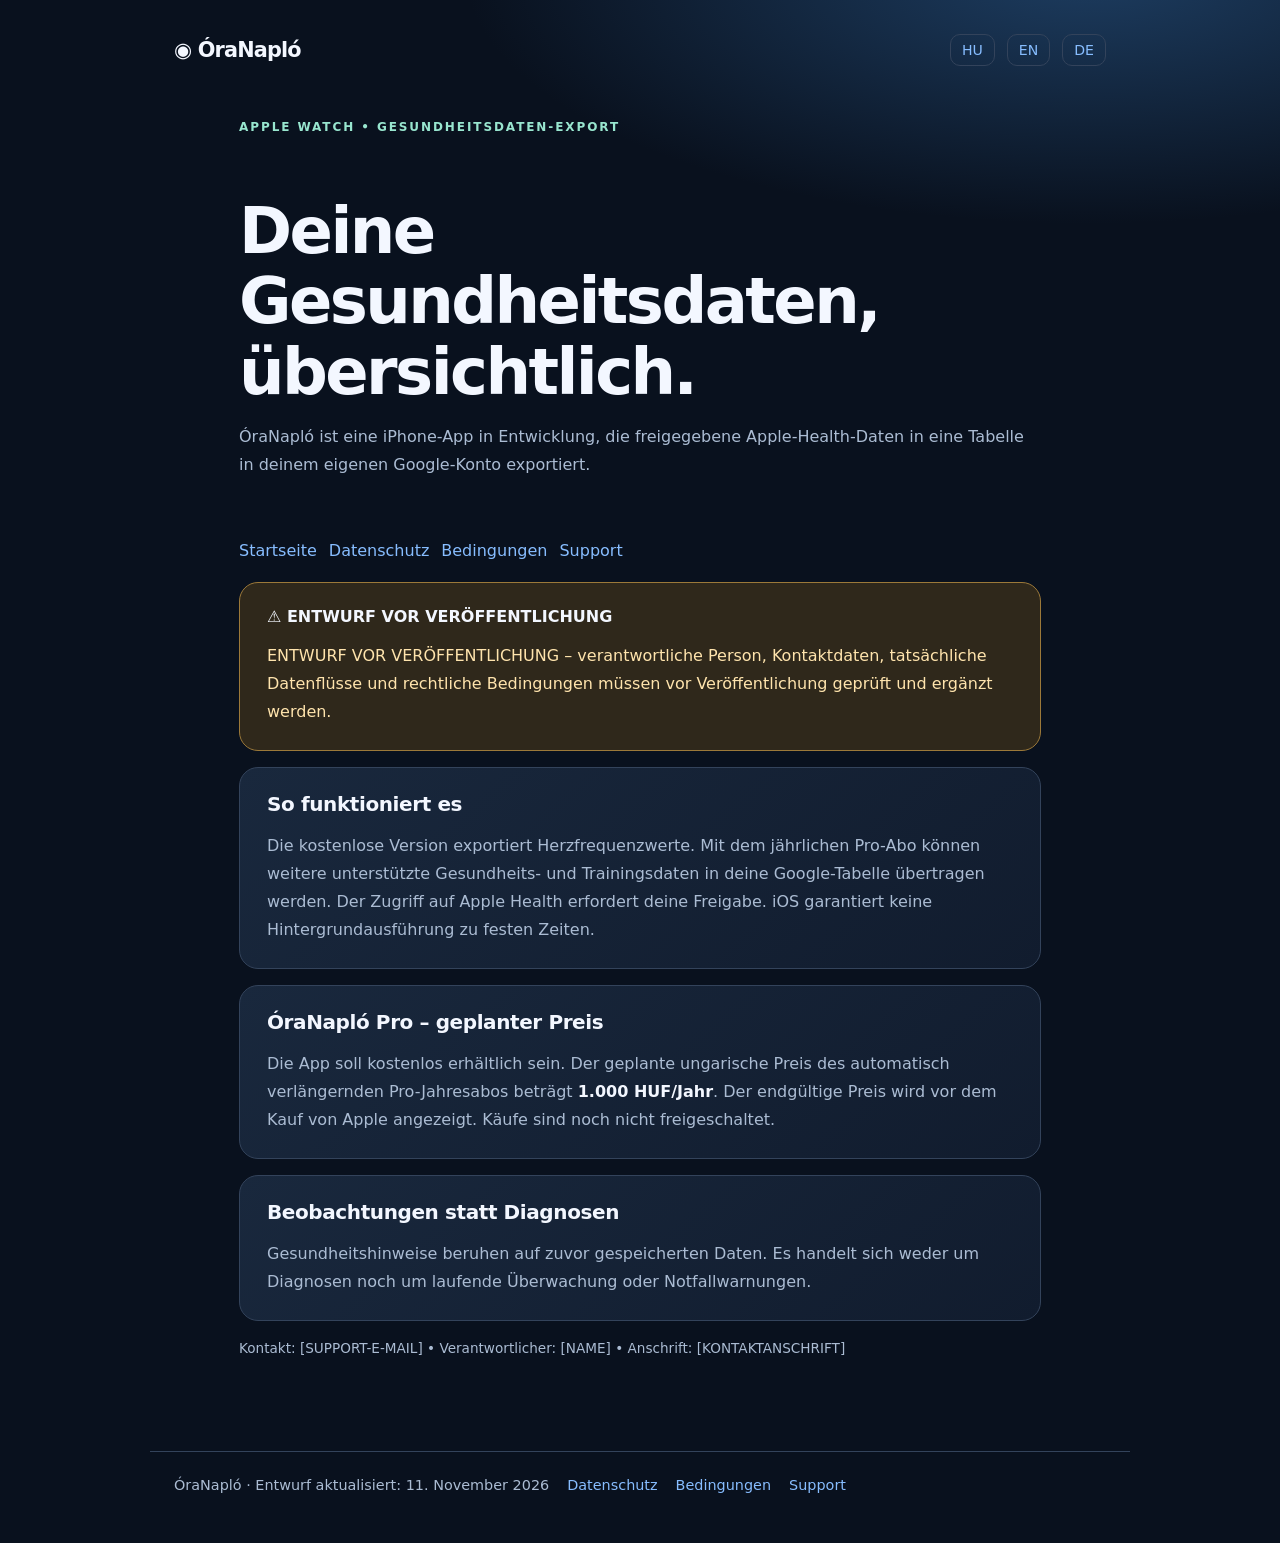
<file: website/de/index.html>
<!doctype html><html lang="de"><head><meta charset="utf-8"><meta name="viewport" content="width=device-width,initial-scale=1"><meta name="description" content="ÓraNapló – Apple Health data export to your own Google Sheets"><title>Startseite · ÓraNapló</title><link rel="stylesheet" href="../style.css"></head><body><header><a class="logo" href="index.html">◉ ÓraNapló</a><nav class="lang"><a lang="hu" href="../hu/index.html">HU</a> <a lang="en" href="../en/index.html">EN</a> <a lang="de" href="../de/index.html">DE</a></nav></header><main><div class="eyebrow">APPLE WATCH • GESUNDHEITSDATEN-EXPORT</div><div class="hero"><h1>Deine Gesundheitsdaten, übersichtlich.</h1><p>ÓraNapló ist eine iPhone-App in Entwicklung, die freigegebene Apple-Health-Daten in eine Tabelle in deinem eigenen Google-Konto exportiert.</p></div><div class="actions"><a href="index.html">Startseite</a> <a href="privacy.html">Datenschutz</a> <a href="terms.html">Bedingungen</a> <a href="support.html">Support</a> </div><article class="warning"><strong>⚠ ENTWURF VOR VERÖFFENTLICHUNG</strong><p>ENTWURF VOR VERÖFFENTLICHUNG – verantwortliche Person, Kontaktdaten, tatsächliche Datenflüsse und rechtliche Bedingungen müssen vor Veröffentlichung geprüft und ergänzt werden.</p></article><article><h2>So funktioniert es</h2><p>Die kostenlose Version exportiert Herzfrequenzwerte. Mit dem jährlichen Pro-Abo können weitere unterstützte Gesundheits- und Trainingsdaten in deine Google-Tabelle übertragen werden. Der Zugriff auf Apple Health erfordert deine Freigabe. iOS garantiert keine Hintergrundausführung zu festen Zeiten.</p></article>
<article><h2>ÓraNapló Pro – geplanter Preis</h2><p>Die App soll kostenlos erhältlich sein. Der geplante ungarische Preis des automatisch verlängernden Pro-Jahresabos beträgt <strong>1.000 HUF/Jahr</strong>. Der endgültige Preis wird vor dem Kauf von Apple angezeigt. Käufe sind noch nicht freigeschaltet.</p></article>
<article><h2>Beobachtungen statt Diagnosen</h2><p>Gesundheitshinweise beruhen auf zuvor gespeicherten Daten. Es handelt sich weder um Diagnosen noch um laufende Überwachung oder Notfallwarnungen.</p></article><p class="footnote">Kontakt: [SUPPORT-E-MAIL] • Verantwortlicher: [NAME] • Anschrift: [KONTAKTANSCHRIFT]</p></main><footer><span>ÓraNapló · Entwurf aktualisiert: 11. November 2026</span><a href="privacy.html">Datenschutz</a><a href="terms.html">Bedingungen</a><a href="support.html">Support</a></footer></body></html>
</file>
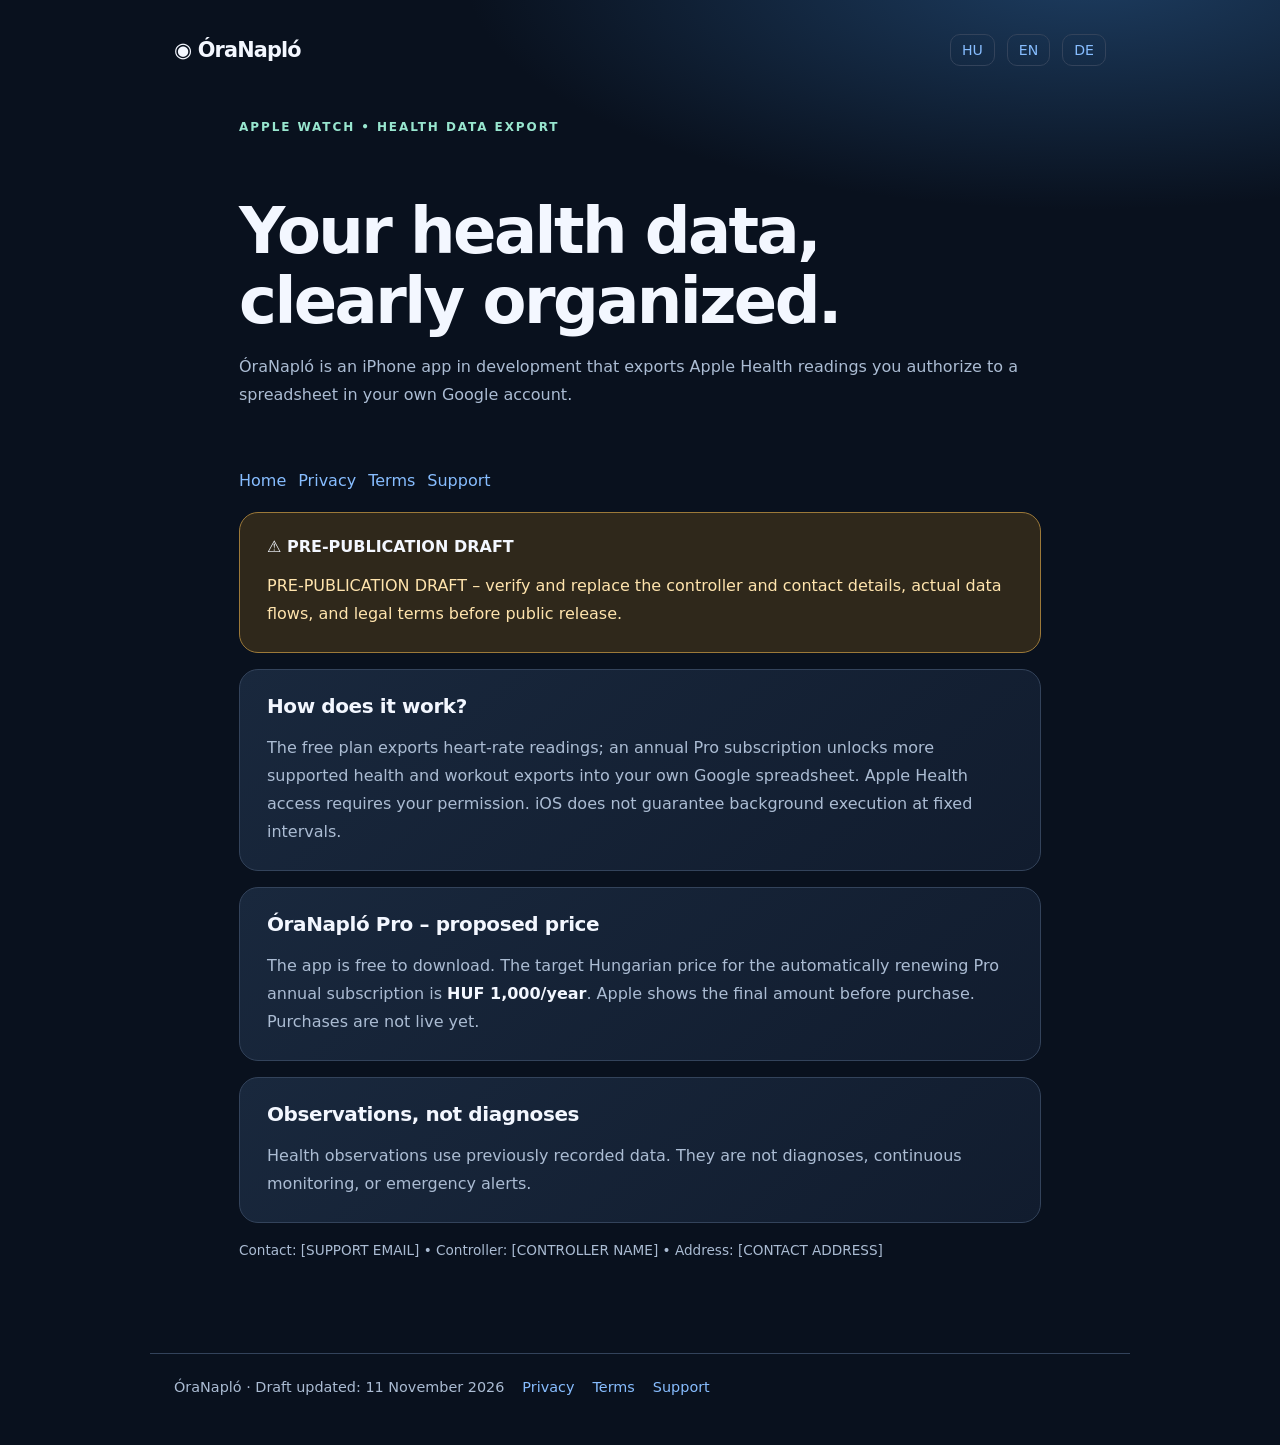
<file: website/en/index.html>
<!doctype html><html lang="en"><head><meta charset="utf-8"><meta name="viewport" content="width=device-width,initial-scale=1"><meta name="description" content="ÓraNapló – Apple Health data export to your own Google Sheets"><title>Home · ÓraNapló</title><link rel="stylesheet" href="../style.css"></head><body><header><a class="logo" href="index.html">◉ ÓraNapló</a><nav class="lang"><a lang="hu" href="../hu/index.html">HU</a> <a lang="en" href="../en/index.html">EN</a> <a lang="de" href="../de/index.html">DE</a></nav></header><main><div class="eyebrow">APPLE WATCH • HEALTH DATA EXPORT</div><div class="hero"><h1>Your health data, clearly organized.</h1><p>ÓraNapló is an iPhone app in development that exports Apple Health readings you authorize to a spreadsheet in your own Google account.</p></div><div class="actions"><a href="index.html">Home</a> <a href="privacy.html">Privacy</a> <a href="terms.html">Terms</a> <a href="support.html">Support</a> </div><article class="warning"><strong>⚠ PRE-PUBLICATION DRAFT</strong><p>PRE-PUBLICATION DRAFT – verify and replace the controller and contact details, actual data flows, and legal terms before public release.</p></article><article><h2>How does it work?</h2><p>The free plan exports heart-rate readings; an annual Pro subscription unlocks more supported health and workout exports into your own Google spreadsheet. Apple Health access requires your permission. iOS does not guarantee background execution at fixed intervals.</p></article>
<article><h2>ÓraNapló Pro – proposed price</h2><p>The app is free to download. The target Hungarian price for the automatically renewing Pro annual subscription is <strong>HUF 1,000/year</strong>. Apple shows the final amount before purchase. Purchases are not live yet.</p></article>
<article><h2>Observations, not diagnoses</h2><p>Health observations use previously recorded data. They are not diagnoses, continuous monitoring, or emergency alerts.</p></article><p class="footnote">Contact: [SUPPORT EMAIL] • Controller: [CONTROLLER NAME] • Address: [CONTACT ADDRESS]</p></main><footer><span>ÓraNapló · Draft updated: 11 November 2026</span><a href="privacy.html">Privacy</a><a href="terms.html">Terms</a><a href="support.html">Support</a></footer></body></html>
</file>
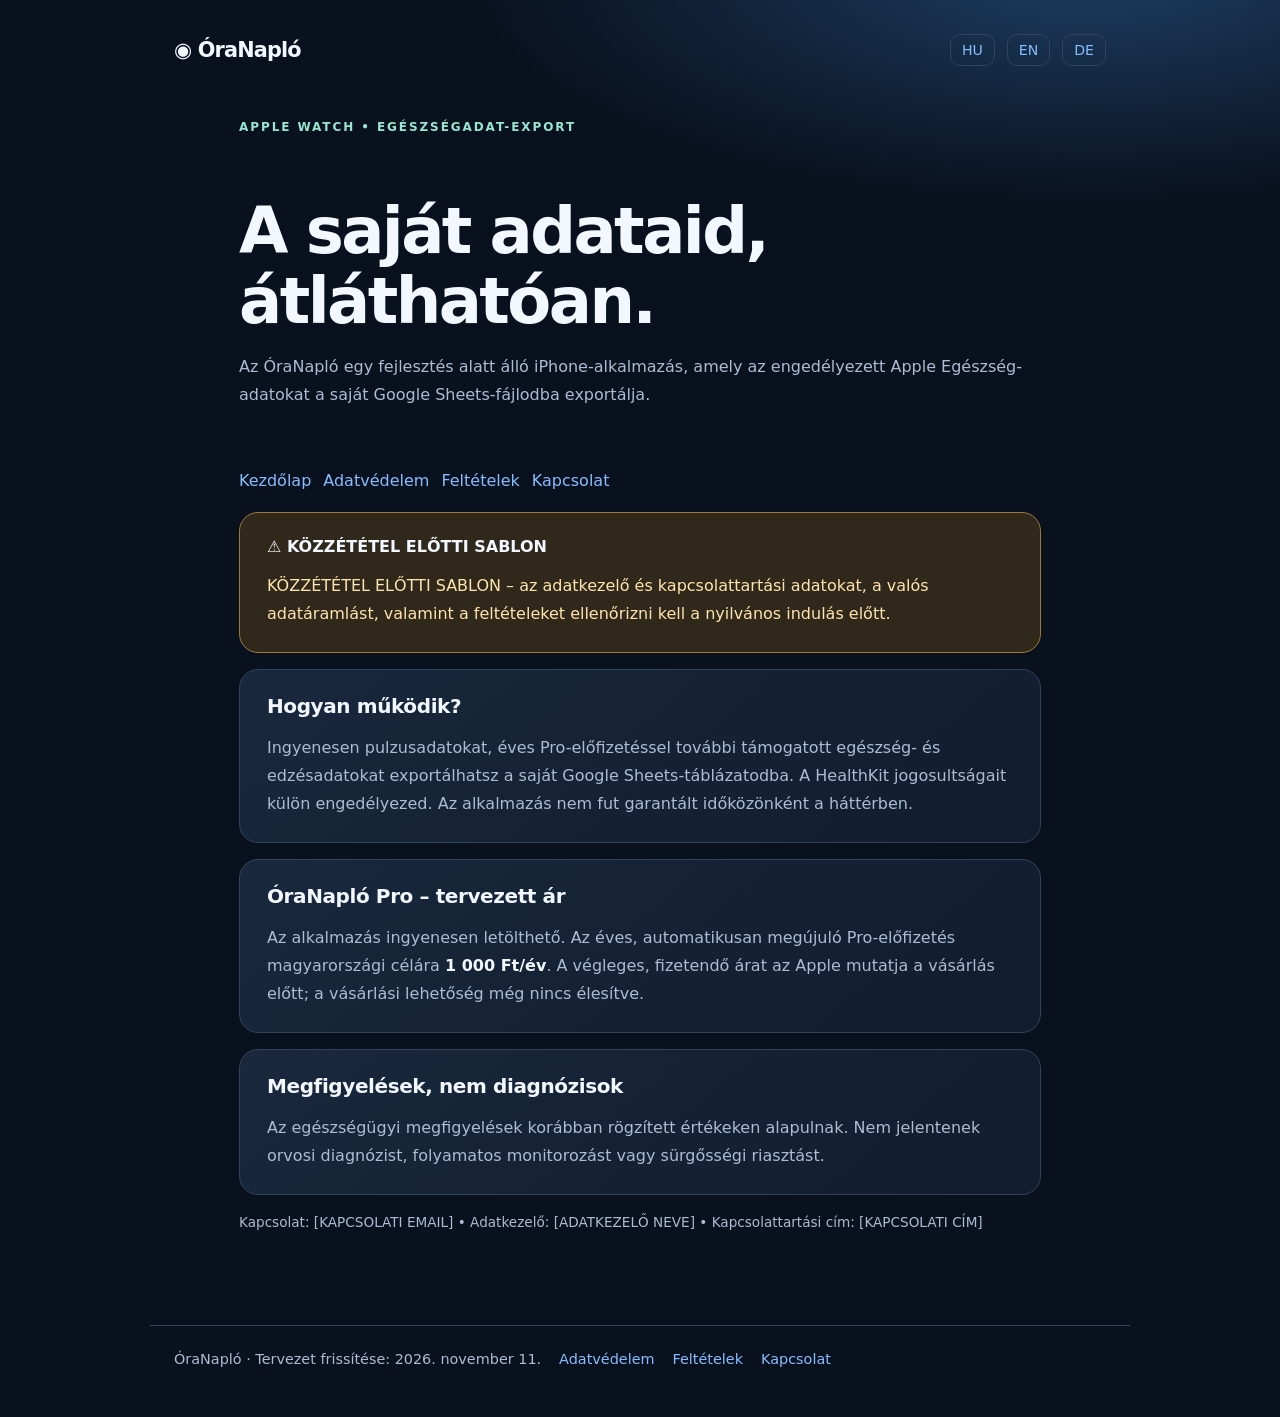
<file: website/hu/index.html>
<!doctype html><html lang="hu"><head><meta charset="utf-8"><meta name="viewport" content="width=device-width,initial-scale=1"><meta name="description" content="ÓraNapló – Apple Health data export to your own Google Sheets"><title>Kezdőlap · ÓraNapló</title><link rel="stylesheet" href="../style.css"></head><body><header><a class="logo" href="index.html">◉ ÓraNapló</a><nav class="lang"><a lang="hu" href="../hu/index.html">HU</a> <a lang="en" href="../en/index.html">EN</a> <a lang="de" href="../de/index.html">DE</a></nav></header><main><div class="eyebrow">APPLE WATCH • EGÉSZSÉGADAT-EXPORT</div><div class="hero"><h1>A saját adataid, átláthatóan.</h1><p>Az ÓraNapló egy fejlesztés alatt álló iPhone-alkalmazás, amely az engedélyezett Apple Egészség-adatokat a saját Google Sheets-fájlodba exportálja.</p></div><div class="actions"><a href="index.html">Kezdőlap</a> <a href="privacy.html">Adatvédelem</a> <a href="terms.html">Feltételek</a> <a href="support.html">Kapcsolat</a> </div><article class="warning"><strong>⚠ KÖZZÉTÉTEL ELŐTTI SABLON</strong><p>KÖZZÉTÉTEL ELŐTTI SABLON – az adatkezelő és kapcsolattartási adatokat, a valós adatáramlást, valamint a feltételeket ellenőrizni kell a nyilvános indulás előtt.</p></article><article><h2>Hogyan működik?</h2><p>Ingyenesen pulzusadatokat, éves Pro-előfizetéssel további támogatott egészség- és edzésadatokat exportálhatsz a saját Google Sheets-táblázatodba. A HealthKit jogosultságait külön engedélyezed. Az alkalmazás nem fut garantált időközönként a háttérben.</p></article>
<article><h2>ÓraNapló Pro – tervezett ár</h2><p>Az alkalmazás ingyenesen letölthető. Az éves, automatikusan megújuló Pro-előfizetés magyarországi célára <strong>1 000 Ft/év</strong>. A végleges, fizetendő árat az Apple mutatja a vásárlás előtt; a vásárlási lehetőség még nincs élesítve.</p></article>
<article><h2>Megfigyelések, nem diagnózisok</h2><p>Az egészségügyi megfigyelések korábban rögzített értékeken alapulnak. Nem jelentenek orvosi diagnózist, folyamatos monitorozást vagy sürgősségi riasztást.</p></article><p class="footnote">Kapcsolat: [KAPCSOLATI EMAIL] • Adatkezelő: [ADATKEZELŐ NEVE] • Kapcsolattartási cím: [KAPCSOLATI CÍM]</p></main><footer><span>ÓraNapló · Tervezet frissítése: 2026. november 11.</span><a href="privacy.html">Adatvédelem</a><a href="terms.html">Feltételek</a><a href="support.html">Kapcsolat</a></footer></body></html>
</file>
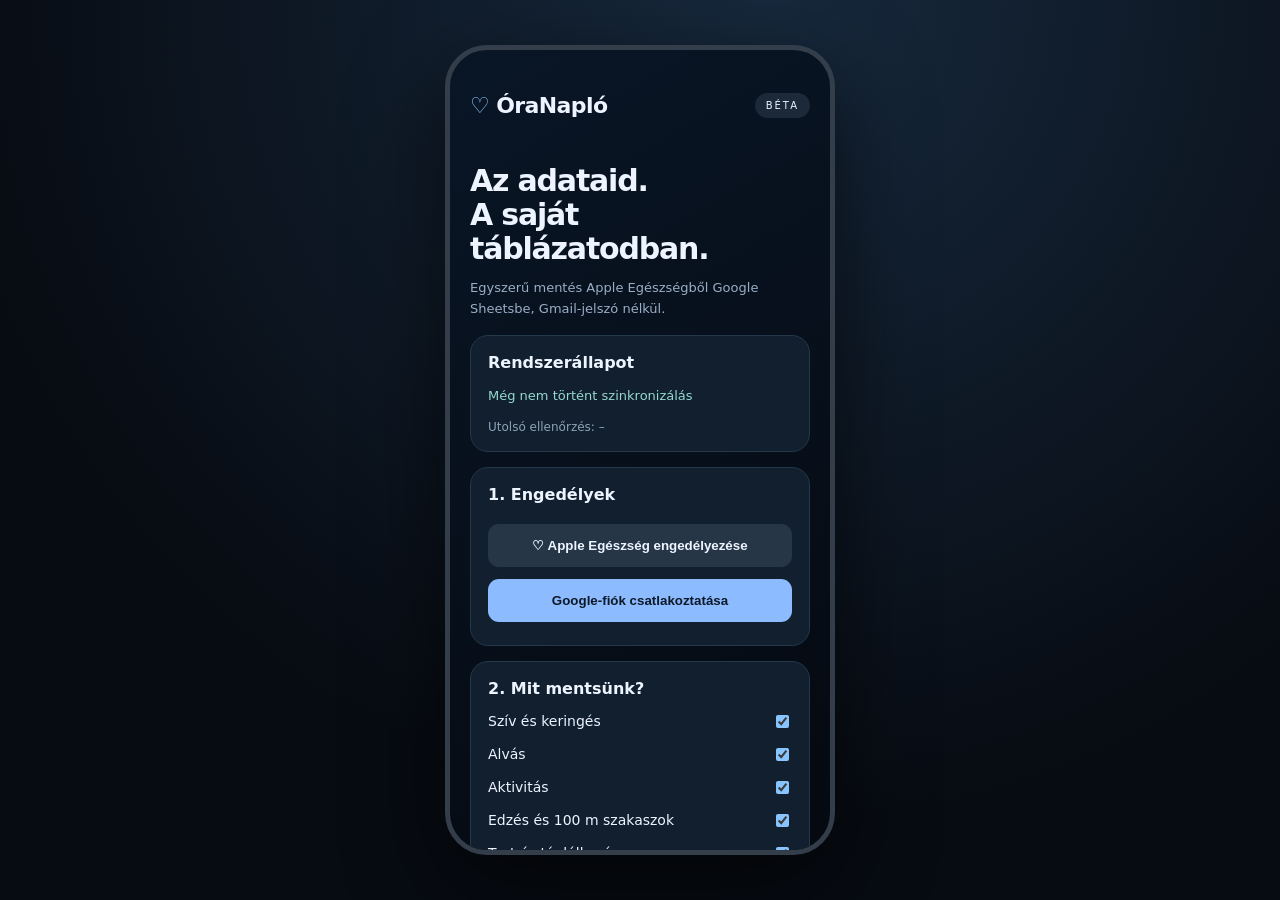
<file: tests/elonezet.html>
<!doctype html><html lang="hu"><head><meta charset="utf-8"><meta name="viewport" content="width=device-width, initial-scale=1"><title>ÓraNapló – offline dizájn-előnézet</title><style>
:root{font-family:Inter,system-ui,-apple-system,Segoe UI,sans-serif;color:#edf4ff;background:#080e17}*{box-sizing:border-box}body{margin:0;padding:25px;min-height:100vh;background:radial-gradient(circle at 60% 0%,#17293d,#070b12 70%);display:grid;place-items:center}.phone{width:min(390px,100%);border:5px solid #343e4a;border-radius:42px;background:linear-gradient(150deg,#091626,#050910);box-shadow:0 30px 90px #0009;padding:28px 20px 25px;max-height:90vh;overflow:auto}.row{display:flex;align-items:center;justify-content:space-between;gap:10px}h1{font-size:22px;letter-spacing:-.6px}h2{font-size:30px;line-height:1.12;letter-spacing:-1.2px;margin:32px 0 10px}p{color:#9aaec5;font-size:13px;line-height:1.6}.tag{font-size:10px;letter-spacing:2px;background:#1b2939;padding:7px 11px;border-radius:50px}.card{background:#111f2e;border:1px solid #24384a;border-radius:18px;padding:17px;margin-top:15px}.card h3{font-size:16px;margin:0 0 14px}button{width:100%;padding:14px 12px;border:0;border-radius:11px;font-weight:700;background:#8dbbff;color:#0d1928;margin:6px 0;cursor:pointer}.outline{background:#263647;color:#edf4ff}.sub{font-size:12px;color:#8da2b9}.switch{accent-color:#88c5ff}label{display:flex;justify-content:space-between;align-items:center;margin:14px 0;font-size:14px}footer{margin-top:22px;text-align:center;color:#71859a;font-size:10px}#status{color:#95d9cf}.notice{font-size:12px;color:#bbc9d8;padding:12px;margin-top:16px;border-left:2px solid #5b7da8}small{font-size:10px}
</style></head><body><div class="phone"><div class="row"><h1><span style="color:#86c5ff">♡</span> ÓraNapló</h1><span class="tag">BÉTA</span></div><h2>Az adataid.<br>A saját táblázatodban.</h2><p>Egyszerű mentés Apple Egészségből Google Sheetsbe, Gmail-jelszó nélkül.</p><div class="card"><h3>Rendszerállapot</h3><p id="status">Még nem történt szinkronizálás</p><div class="sub">Utolsó ellenőrzés: –</div></div><div class="card"><h3>1. Engedélyek</h3><button class="outline" onclick="demo()">♡ Apple Egészség engedélyezése</button><button onclick="demo()">Google-fiók csatlakoztatása</button></div><div class="card"><h3>2. Mit mentsünk?</h3><label>Szív és keringés <input class="switch" type="checkbox" checked></label><label>Alvás <input class="switch" type="checkbox" checked></label><label>Aktivitás <input class="switch" type="checkbox" checked></label><label>Edzés és 100 m szakaszok <input class="switch" type="checkbox" checked></label><label>Test és táplálkozás <input class="switch" type="checkbox" checked></label><div class="sub">Korábbi adatok: 30 nap / 1 év / 5 év</div></div><div class="card"><h3>3. Adatmentés</h3><button onclick="demo()">↻ Mentés Google Sheetsbe</button><div class="sub">Az iOS szabályozza a háttérfutás időzítését.</div></div><div class="notice">Ez böngészős dizájn-előnézet. Nem kér HealthKit-engedélyt, nem ment adatot, és nem tartalmaz valódi iOS-funkciót.</div><footer>ÓraNapló · fejlesztői prototípus</footer></div><script>function demo(){document.querySelector('#status').textContent='Ez csak egy böngészős demó. A valódi iOS-alkalmazást külön kell fordítani.'}</script></body></html>
</file>
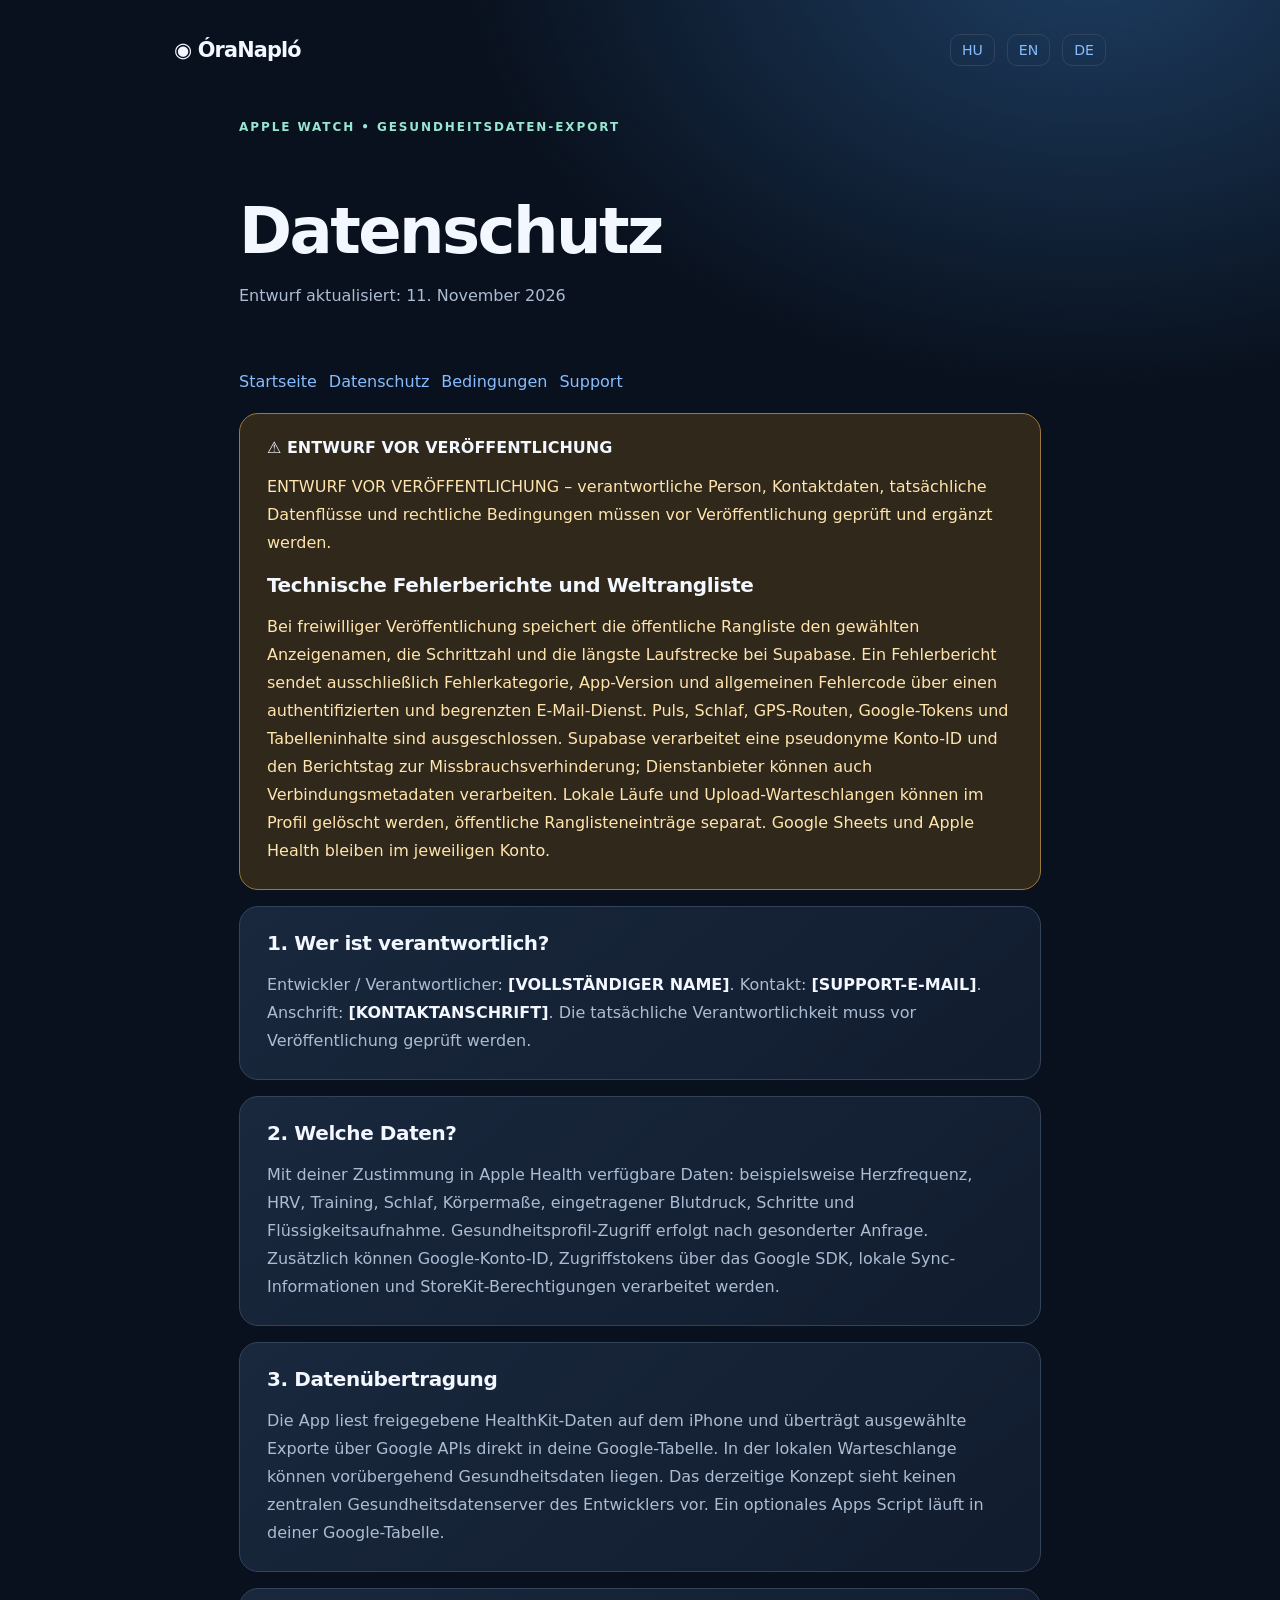
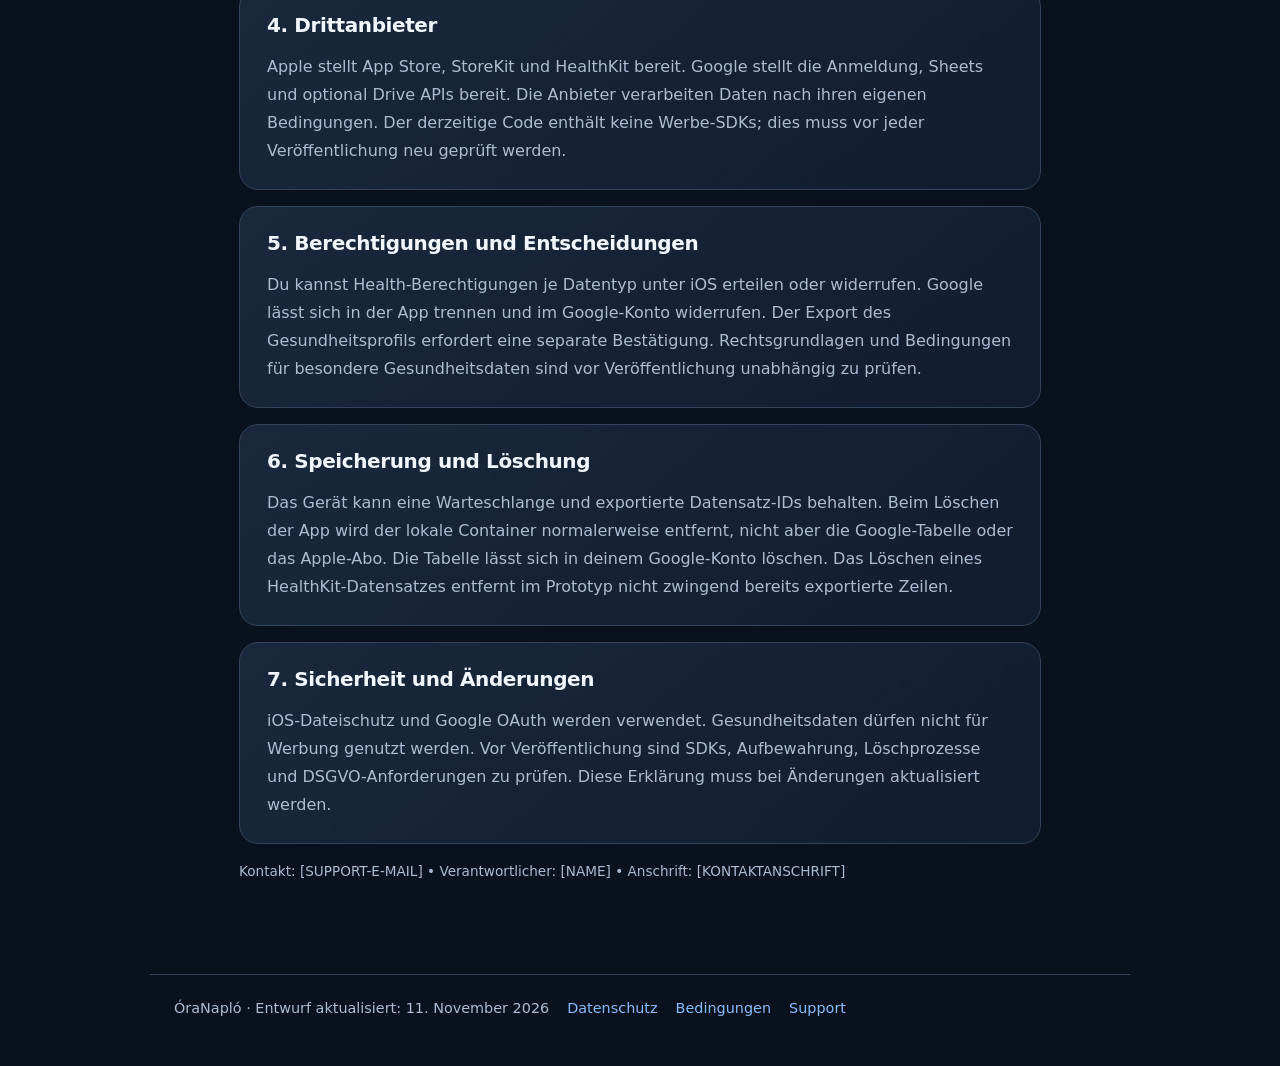
<file: website/de/privacy.html>
<!doctype html><html lang="de"><head><meta charset="utf-8"><meta name="viewport" content="width=device-width,initial-scale=1"><meta name="description" content="ÓraNapló – Apple Health data export to your own Google Sheets"><title>Datenschutz · ÓraNapló</title><link rel="stylesheet" href="../style.css"></head><body><header><a class="logo" href="index.html">◉ ÓraNapló</a><nav class="lang"><a lang="hu" href="../hu/privacy.html">HU</a> <a lang="en" href="../en/privacy.html">EN</a> <a lang="de" href="../de/privacy.html">DE</a></nav></header><main><div class="eyebrow">APPLE WATCH • GESUNDHEITSDATEN-EXPORT</div><div class="hero"><h1>Datenschutz</h1><p>Entwurf aktualisiert: 11. November 2026</p></div><div class="actions"><a href="index.html">Startseite</a> <a href="privacy.html">Datenschutz</a> <a href="terms.html">Bedingungen</a> <a href="support.html">Support</a> </div><article class="warning"><strong>⚠ ENTWURF VOR VERÖFFENTLICHUNG</strong><p>ENTWURF VOR VERÖFFENTLICHUNG – verantwortliche Person, Kontaktdaten, tatsächliche Datenflüsse und rechtliche Bedingungen müssen vor Veröffentlichung geprüft und ergänzt werden.</p><h2>Technische Fehlerberichte und Weltrangliste</h2><p>Bei freiwilliger Veröffentlichung speichert die öffentliche Rangliste den gewählten Anzeigenamen, die Schrittzahl und die längste Laufstrecke bei Supabase. Ein Fehlerbericht sendet ausschließlich Fehlerkategorie, App-Version und allgemeinen Fehlercode über einen authentifizierten und begrenzten E-Mail-Dienst. Puls, Schlaf, GPS-Routen, Google-Tokens und Tabelleninhalte sind ausgeschlossen. Supabase verarbeitet eine pseudonyme Konto-ID und den Berichtstag zur Missbrauchsverhinderung; Dienstanbieter können auch Verbindungsmetadaten verarbeiten. Lokale Läufe und Upload-Warteschlangen können im Profil gelöscht werden, öffentliche Ranglisteneinträge separat. Google Sheets und Apple Health bleiben im jeweiligen Konto.</p></article><article><h2>1. Wer ist verantwortlich?</h2><p>Entwickler / Verantwortlicher: <strong>[VOLLSTÄNDIGER NAME]</strong>. Kontakt: <strong>[SUPPORT-E-MAIL]</strong>. Anschrift: <strong>[KONTAKTANSCHRIFT]</strong>. Die tatsächliche Verantwortlichkeit muss vor Veröffentlichung geprüft werden.</p></article>
<article><h2>2. Welche Daten?</h2><p>Mit deiner Zustimmung in Apple Health verfügbare Daten: beispielsweise Herzfrequenz, HRV, Training, Schlaf, Körpermaße, eingetragener Blutdruck, Schritte und Flüssigkeitsaufnahme. Gesundheitsprofil-Zugriff erfolgt nach gesonderter Anfrage. Zusätzlich können Google-Konto-ID, Zugriffstokens über das Google SDK, lokale Sync-Informationen und StoreKit-Berechtigungen verarbeitet werden.</p></article>
<article><h2>3. Datenübertragung</h2><p>Die App liest freigegebene HealthKit-Daten auf dem iPhone und überträgt ausgewählte Exporte über Google APIs direkt in deine Google-Tabelle. In der lokalen Warteschlange können vorübergehend Gesundheitsdaten liegen. Das derzeitige Konzept sieht keinen zentralen Gesundheitsdatenserver des Entwicklers vor. Ein optionales Apps Script läuft in deiner Google-Tabelle.</p></article>
<article><h2>4. Drittanbieter</h2><p>Apple stellt App Store, StoreKit und HealthKit bereit. Google stellt die Anmeldung, Sheets und optional Drive APIs bereit. Die Anbieter verarbeiten Daten nach ihren eigenen Bedingungen. Der derzeitige Code enthält keine Werbe-SDKs; dies muss vor jeder Veröffentlichung neu geprüft werden.</p></article>
<article><h2>5. Berechtigungen und Entscheidungen</h2><p>Du kannst Health-Berechtigungen je Datentyp unter iOS erteilen oder widerrufen. Google lässt sich in der App trennen und im Google-Konto widerrufen. Der Export des Gesundheitsprofils erfordert eine separate Bestätigung. Rechtsgrundlagen und Bedingungen für besondere Gesundheitsdaten sind vor Veröffentlichung unabhängig zu prüfen.</p></article>
<article><h2>6. Speicherung und Löschung</h2><p>Das Gerät kann eine Warteschlange und exportierte Datensatz-IDs behalten. Beim Löschen der App wird der lokale Container normalerweise entfernt, nicht aber die Google-Tabelle oder das Apple-Abo. Die Tabelle lässt sich in deinem Google-Konto löschen. Das Löschen eines HealthKit-Datensatzes entfernt im Prototyp nicht zwingend bereits exportierte Zeilen.</p></article>
<article><h2>7. Sicherheit und Änderungen</h2><p>iOS-Dateischutz und Google OAuth werden verwendet. Gesundheitsdaten dürfen nicht für Werbung genutzt werden. Vor Veröffentlichung sind SDKs, Aufbewahrung, Löschprozesse und DSGVO-Anforderungen zu prüfen. Diese Erklärung muss bei Änderungen aktualisiert werden.</p></article><p class="footnote">Kontakt: [SUPPORT-E-MAIL] • Verantwortlicher: [NAME] • Anschrift: [KONTAKTANSCHRIFT]</p></main><footer><span>ÓraNapló · Entwurf aktualisiert: 11. November 2026</span><a href="privacy.html">Datenschutz</a><a href="terms.html">Bedingungen</a><a href="support.html">Support</a></footer></body></html>
</file>
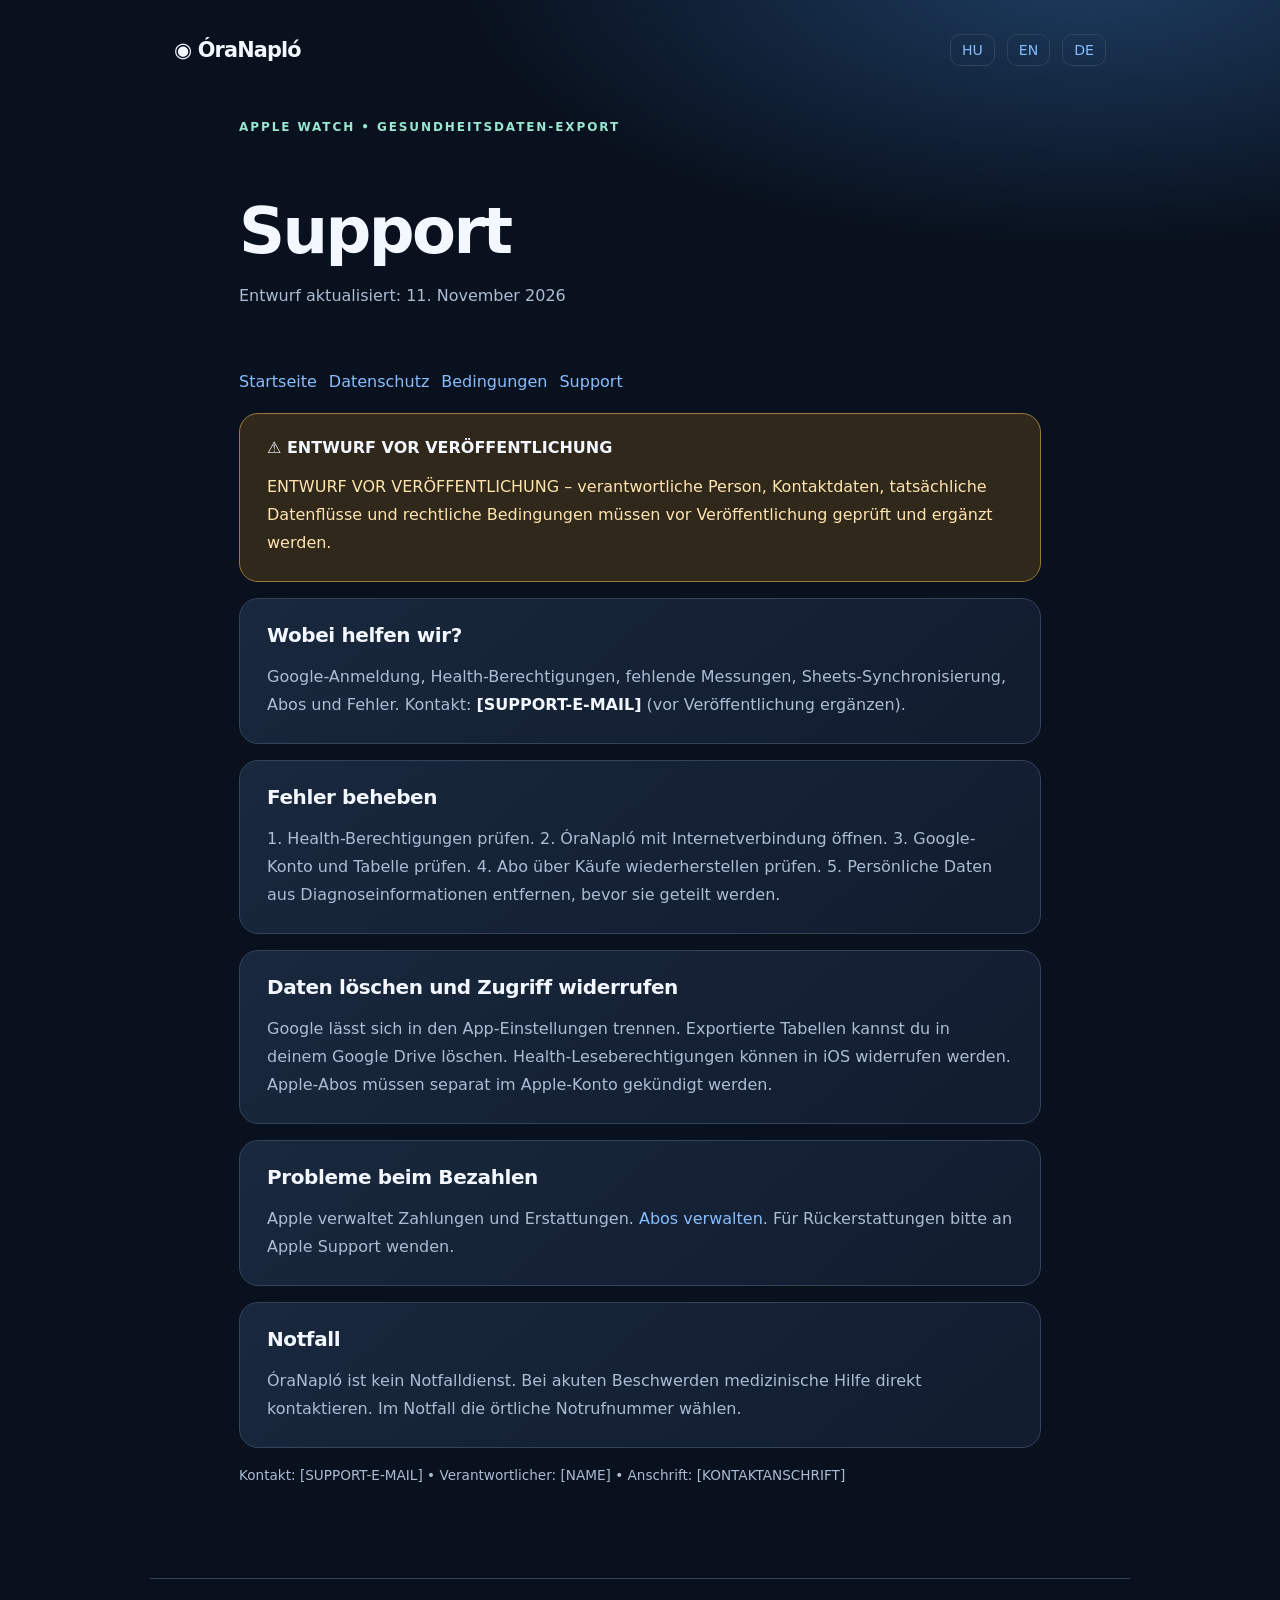
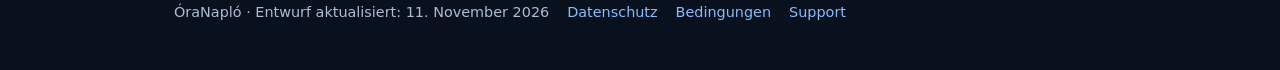
<file: website/de/support.html>
<!doctype html><html lang="de"><head><meta charset="utf-8"><meta name="viewport" content="width=device-width,initial-scale=1"><meta name="description" content="ÓraNapló – Apple Health data export to your own Google Sheets"><title>Support · ÓraNapló</title><link rel="stylesheet" href="../style.css"></head><body><header><a class="logo" href="index.html">◉ ÓraNapló</a><nav class="lang"><a lang="hu" href="../hu/support.html">HU</a> <a lang="en" href="../en/support.html">EN</a> <a lang="de" href="../de/support.html">DE</a></nav></header><main><div class="eyebrow">APPLE WATCH • GESUNDHEITSDATEN-EXPORT</div><div class="hero"><h1>Support</h1><p>Entwurf aktualisiert: 11. November 2026</p></div><div class="actions"><a href="index.html">Startseite</a> <a href="privacy.html">Datenschutz</a> <a href="terms.html">Bedingungen</a> <a href="support.html">Support</a> </div><article class="warning"><strong>⚠ ENTWURF VOR VERÖFFENTLICHUNG</strong><p>ENTWURF VOR VERÖFFENTLICHUNG – verantwortliche Person, Kontaktdaten, tatsächliche Datenflüsse und rechtliche Bedingungen müssen vor Veröffentlichung geprüft und ergänzt werden.</p></article><article><h2>Wobei helfen wir?</h2><p>Google-Anmeldung, Health-Berechtigungen, fehlende Messungen, Sheets-Synchronisierung, Abos und Fehler. Kontakt: <strong>[SUPPORT-E-MAIL]</strong> (vor Veröffentlichung ergänzen).</p></article>
<article><h2>Fehler beheben</h2><p>1. Health-Berechtigungen prüfen. 2. ÓraNapló mit Internetverbindung öffnen. 3. Google-Konto und Tabelle prüfen. 4. Abo über Käufe wiederherstellen prüfen. 5. Persönliche Daten aus Diagnoseinformationen entfernen, bevor sie geteilt werden.</p></article>
<article><h2>Daten löschen und Zugriff widerrufen</h2><p>Google lässt sich in den App-Einstellungen trennen. Exportierte Tabellen kannst du in deinem Google Drive löschen. Health-Leseberechtigungen können in iOS widerrufen werden. Apple-Abos müssen separat im Apple-Konto gekündigt werden.</p></article>
<article><h2>Probleme beim Bezahlen</h2><p>Apple verwaltet Zahlungen und Erstattungen. <a href="https://apps.apple.com/account/subscriptions">Abos verwalten</a>. Für Rückerstattungen bitte an Apple Support wenden.</p></article>
<article><h2>Notfall</h2><p>ÓraNapló ist kein Notfalldienst. Bei akuten Beschwerden medizinische Hilfe direkt kontaktieren. Im Notfall die örtliche Notrufnummer wählen.</p></article><p class="footnote">Kontakt: [SUPPORT-E-MAIL] • Verantwortlicher: [NAME] • Anschrift: [KONTAKTANSCHRIFT]</p></main><footer><span>ÓraNapló · Entwurf aktualisiert: 11. November 2026</span><a href="privacy.html">Datenschutz</a><a href="terms.html">Bedingungen</a><a href="support.html">Support</a></footer></body></html>
</file>
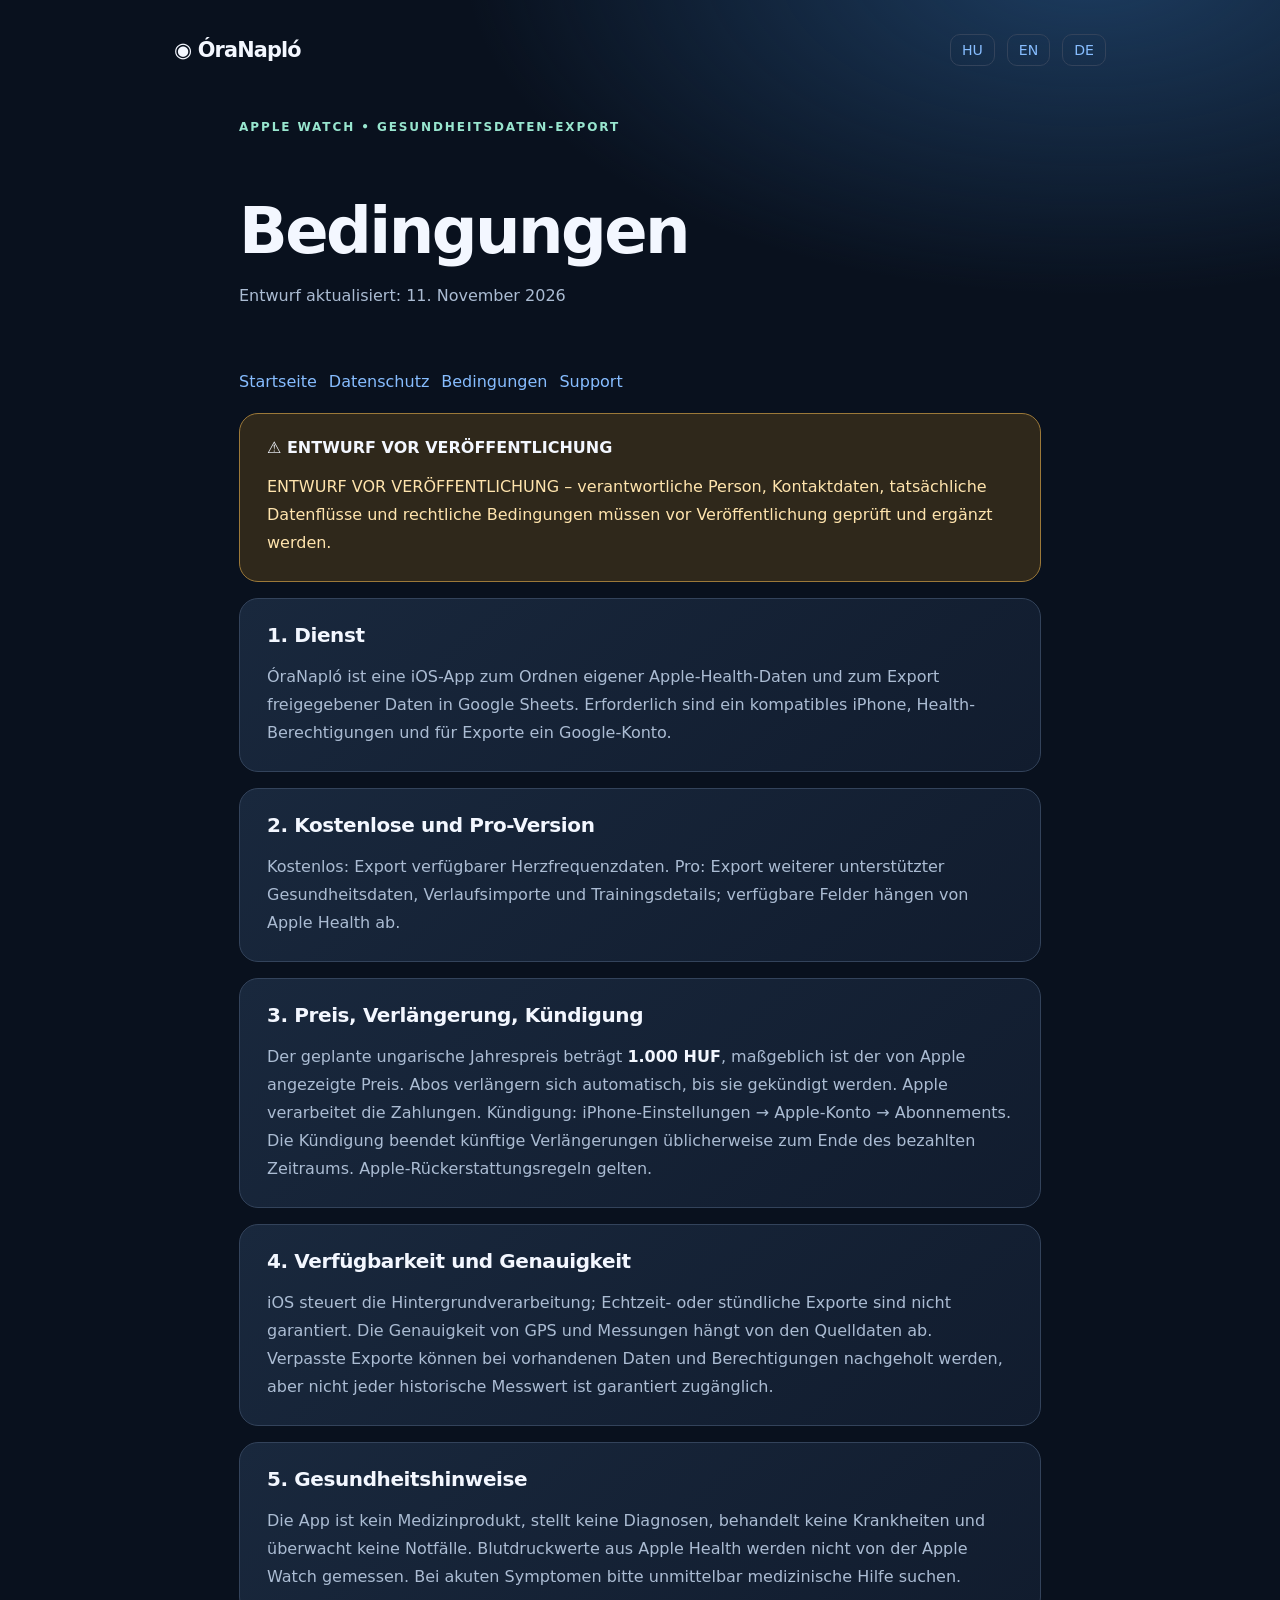
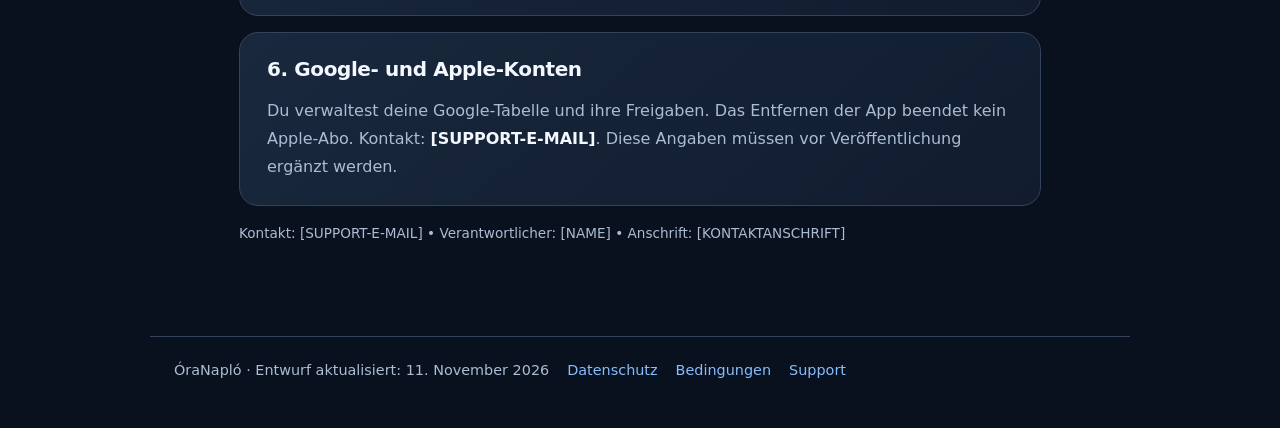
<file: website/de/terms.html>
<!doctype html><html lang="de"><head><meta charset="utf-8"><meta name="viewport" content="width=device-width,initial-scale=1"><meta name="description" content="ÓraNapló – Apple Health data export to your own Google Sheets"><title>Bedingungen · ÓraNapló</title><link rel="stylesheet" href="../style.css"></head><body><header><a class="logo" href="index.html">◉ ÓraNapló</a><nav class="lang"><a lang="hu" href="../hu/terms.html">HU</a> <a lang="en" href="../en/terms.html">EN</a> <a lang="de" href="../de/terms.html">DE</a></nav></header><main><div class="eyebrow">APPLE WATCH • GESUNDHEITSDATEN-EXPORT</div><div class="hero"><h1>Bedingungen</h1><p>Entwurf aktualisiert: 11. November 2026</p></div><div class="actions"><a href="index.html">Startseite</a> <a href="privacy.html">Datenschutz</a> <a href="terms.html">Bedingungen</a> <a href="support.html">Support</a> </div><article class="warning"><strong>⚠ ENTWURF VOR VERÖFFENTLICHUNG</strong><p>ENTWURF VOR VERÖFFENTLICHUNG – verantwortliche Person, Kontaktdaten, tatsächliche Datenflüsse und rechtliche Bedingungen müssen vor Veröffentlichung geprüft und ergänzt werden.</p></article><article><h2>1. Dienst</h2><p>ÓraNapló ist eine iOS-App zum Ordnen eigener Apple-Health-Daten und zum Export freigegebener Daten in Google Sheets. Erforderlich sind ein kompatibles iPhone, Health-Berechtigungen und für Exporte ein Google-Konto.</p></article>
<article><h2>2. Kostenlose und Pro-Version</h2><p>Kostenlos: Export verfügbarer Herzfrequenzdaten. Pro: Export weiterer unterstützter Gesundheitsdaten, Verlaufsimporte und Trainingsdetails; verfügbare Felder hängen von Apple Health ab.</p></article>
<article><h2>3. Preis, Verlängerung, Kündigung</h2><p>Der geplante ungarische Jahrespreis beträgt <strong>1.000 HUF</strong>, maßgeblich ist der von Apple angezeigte Preis. Abos verlängern sich automatisch, bis sie gekündigt werden. Apple verarbeitet die Zahlungen. Kündigung: iPhone-Einstellungen → Apple-Konto → Abonnements. Die Kündigung beendet künftige Verlängerungen üblicherweise zum Ende des bezahlten Zeitraums. Apple-Rückerstattungsregeln gelten.</p></article>
<article><h2>4. Verfügbarkeit und Genauigkeit</h2><p>iOS steuert die Hintergrundverarbeitung; Echtzeit- oder stündliche Exporte sind nicht garantiert. Die Genauigkeit von GPS und Messungen hängt von den Quelldaten ab. Verpasste Exporte können bei vorhandenen Daten und Berechtigungen nachgeholt werden, aber nicht jeder historische Messwert ist garantiert zugänglich.</p></article>
<article><h2>5. Gesundheitshinweise</h2><p>Die App ist kein Medizinprodukt, stellt keine Diagnosen, behandelt keine Krankheiten und überwacht keine Notfälle. Blutdruckwerte aus Apple Health werden nicht von der Apple Watch gemessen. Bei akuten Symptomen bitte unmittelbar medizinische Hilfe suchen.</p></article>
<article><h2>6. Google- und Apple-Konten</h2><p>Du verwaltest deine Google-Tabelle und ihre Freigaben. Das Entfernen der App beendet kein Apple-Abo. Kontakt: <strong>[SUPPORT-E-MAIL]</strong>. Diese Angaben müssen vor Veröffentlichung ergänzt werden.</p></article><p class="footnote">Kontakt: [SUPPORT-E-MAIL] • Verantwortlicher: [NAME] • Anschrift: [KONTAKTANSCHRIFT]</p></main><footer><span>ÓraNapló · Entwurf aktualisiert: 11. November 2026</span><a href="privacy.html">Datenschutz</a><a href="terms.html">Bedingungen</a><a href="support.html">Support</a></footer></body></html>
</file>
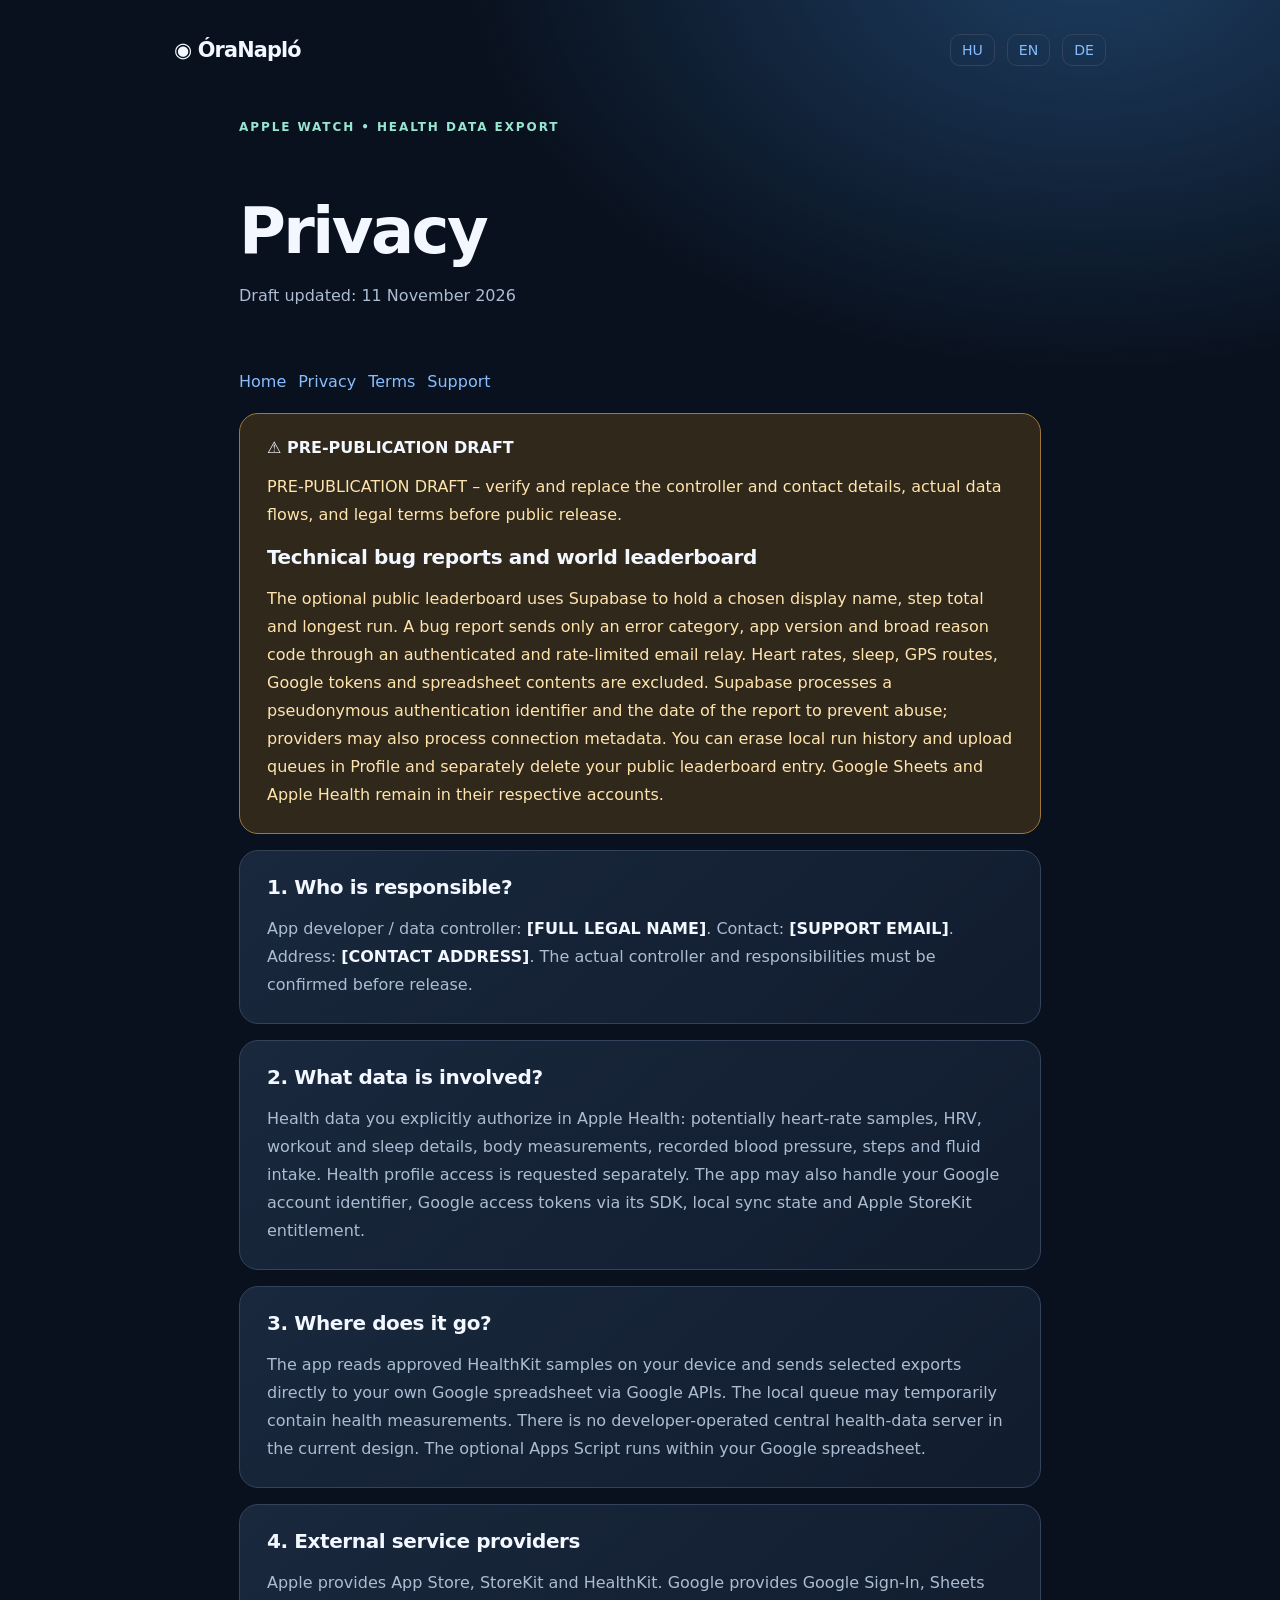
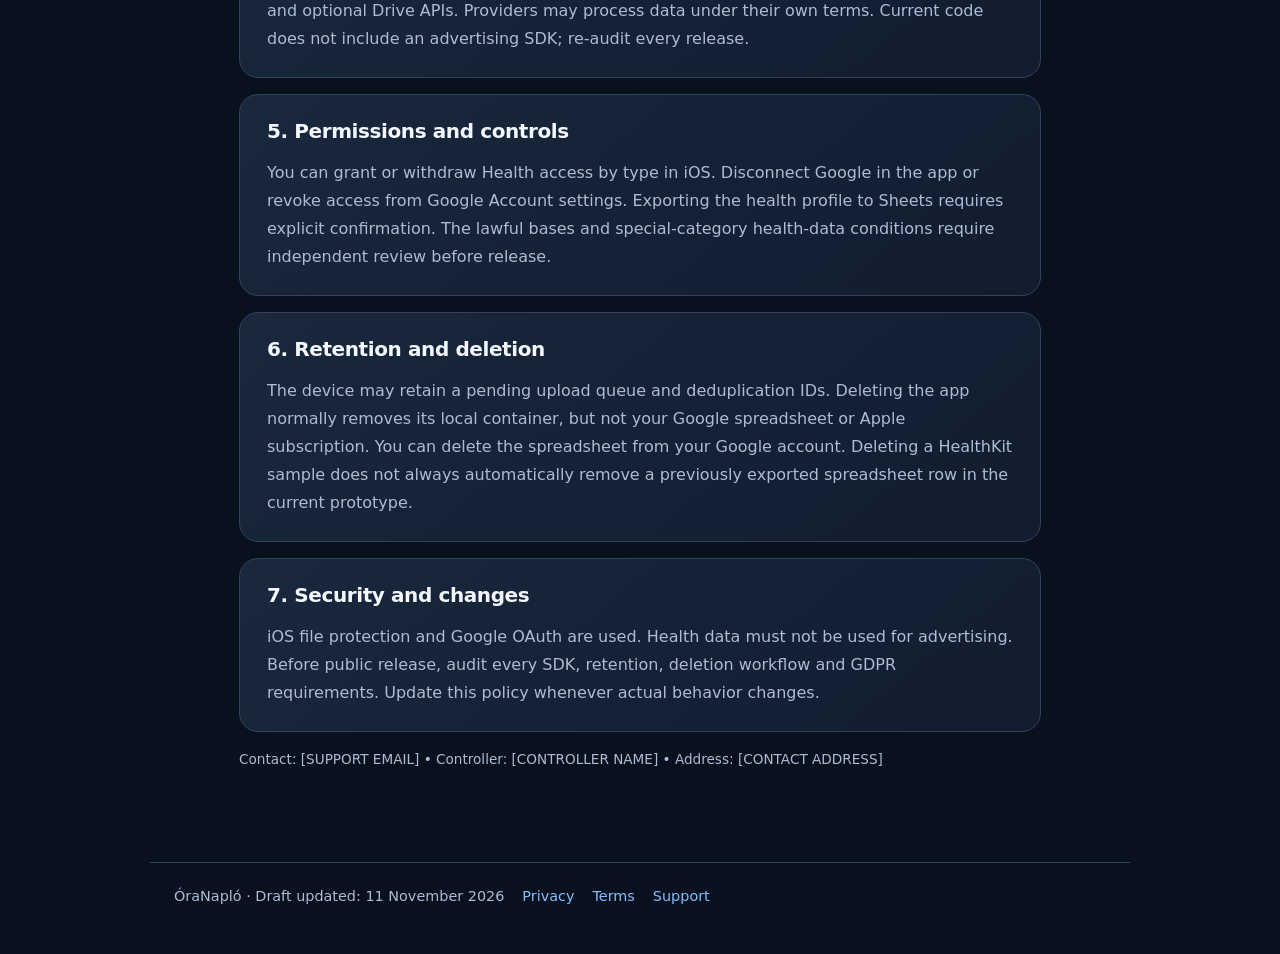
<file: website/en/privacy.html>
<!doctype html><html lang="en"><head><meta charset="utf-8"><meta name="viewport" content="width=device-width,initial-scale=1"><meta name="description" content="ÓraNapló – Apple Health data export to your own Google Sheets"><title>Privacy · ÓraNapló</title><link rel="stylesheet" href="../style.css"></head><body><header><a class="logo" href="index.html">◉ ÓraNapló</a><nav class="lang"><a lang="hu" href="../hu/privacy.html">HU</a> <a lang="en" href="../en/privacy.html">EN</a> <a lang="de" href="../de/privacy.html">DE</a></nav></header><main><div class="eyebrow">APPLE WATCH • HEALTH DATA EXPORT</div><div class="hero"><h1>Privacy</h1><p>Draft updated: 11 November 2026</p></div><div class="actions"><a href="index.html">Home</a> <a href="privacy.html">Privacy</a> <a href="terms.html">Terms</a> <a href="support.html">Support</a> </div><article class="warning"><strong>⚠ PRE-PUBLICATION DRAFT</strong><p>PRE-PUBLICATION DRAFT – verify and replace the controller and contact details, actual data flows, and legal terms before public release.</p><h2>Technical bug reports and world leaderboard</h2><p>The optional public leaderboard uses Supabase to hold a chosen display name, step total and longest run. A bug report sends only an error category, app version and broad reason code through an authenticated and rate-limited email relay. Heart rates, sleep, GPS routes, Google tokens and spreadsheet contents are excluded. Supabase processes a pseudonymous authentication identifier and the date of the report to prevent abuse; providers may also process connection metadata. You can erase local run history and upload queues in Profile and separately delete your public leaderboard entry. Google Sheets and Apple Health remain in their respective accounts.</p></article><article><h2>1. Who is responsible?</h2><p>App developer / data controller: <strong>[FULL LEGAL NAME]</strong>. Contact: <strong>[SUPPORT EMAIL]</strong>. Address: <strong>[CONTACT ADDRESS]</strong>. The actual controller and responsibilities must be confirmed before release.</p></article>
<article><h2>2. What data is involved?</h2><p>Health data you explicitly authorize in Apple Health: potentially heart-rate samples, HRV, workout and sleep details, body measurements, recorded blood pressure, steps and fluid intake. Health profile access is requested separately. The app may also handle your Google account identifier, Google access tokens via its SDK, local sync state and Apple StoreKit entitlement.</p></article>
<article><h2>3. Where does it go?</h2><p>The app reads approved HealthKit samples on your device and sends selected exports directly to your own Google spreadsheet via Google APIs. The local queue may temporarily contain health measurements. There is no developer-operated central health-data server in the current design. The optional Apps Script runs within your Google spreadsheet.</p></article>
<article><h2>4. External service providers</h2><p>Apple provides App Store, StoreKit and HealthKit. Google provides Google Sign-In, Sheets and optional Drive APIs. Providers may process data under their own terms. Current code does not include an advertising SDK; re-audit every release.</p></article>
<article><h2>5. Permissions and controls</h2><p>You can grant or withdraw Health access by type in iOS. Disconnect Google in the app or revoke access from Google Account settings. Exporting the health profile to Sheets requires explicit confirmation. The lawful bases and special-category health-data conditions require independent review before release.</p></article>
<article><h2>6. Retention and deletion</h2><p>The device may retain a pending upload queue and deduplication IDs. Deleting the app normally removes its local container, but not your Google spreadsheet or Apple subscription. You can delete the spreadsheet from your Google account. Deleting a HealthKit sample does not always automatically remove a previously exported spreadsheet row in the current prototype.</p></article>
<article><h2>7. Security and changes</h2><p>iOS file protection and Google OAuth are used. Health data must not be used for advertising. Before public release, audit every SDK, retention, deletion workflow and GDPR requirements. Update this policy whenever actual behavior changes.</p></article><p class="footnote">Contact: [SUPPORT EMAIL] • Controller: [CONTROLLER NAME] • Address: [CONTACT ADDRESS]</p></main><footer><span>ÓraNapló · Draft updated: 11 November 2026</span><a href="privacy.html">Privacy</a><a href="terms.html">Terms</a><a href="support.html">Support</a></footer></body></html>
</file>
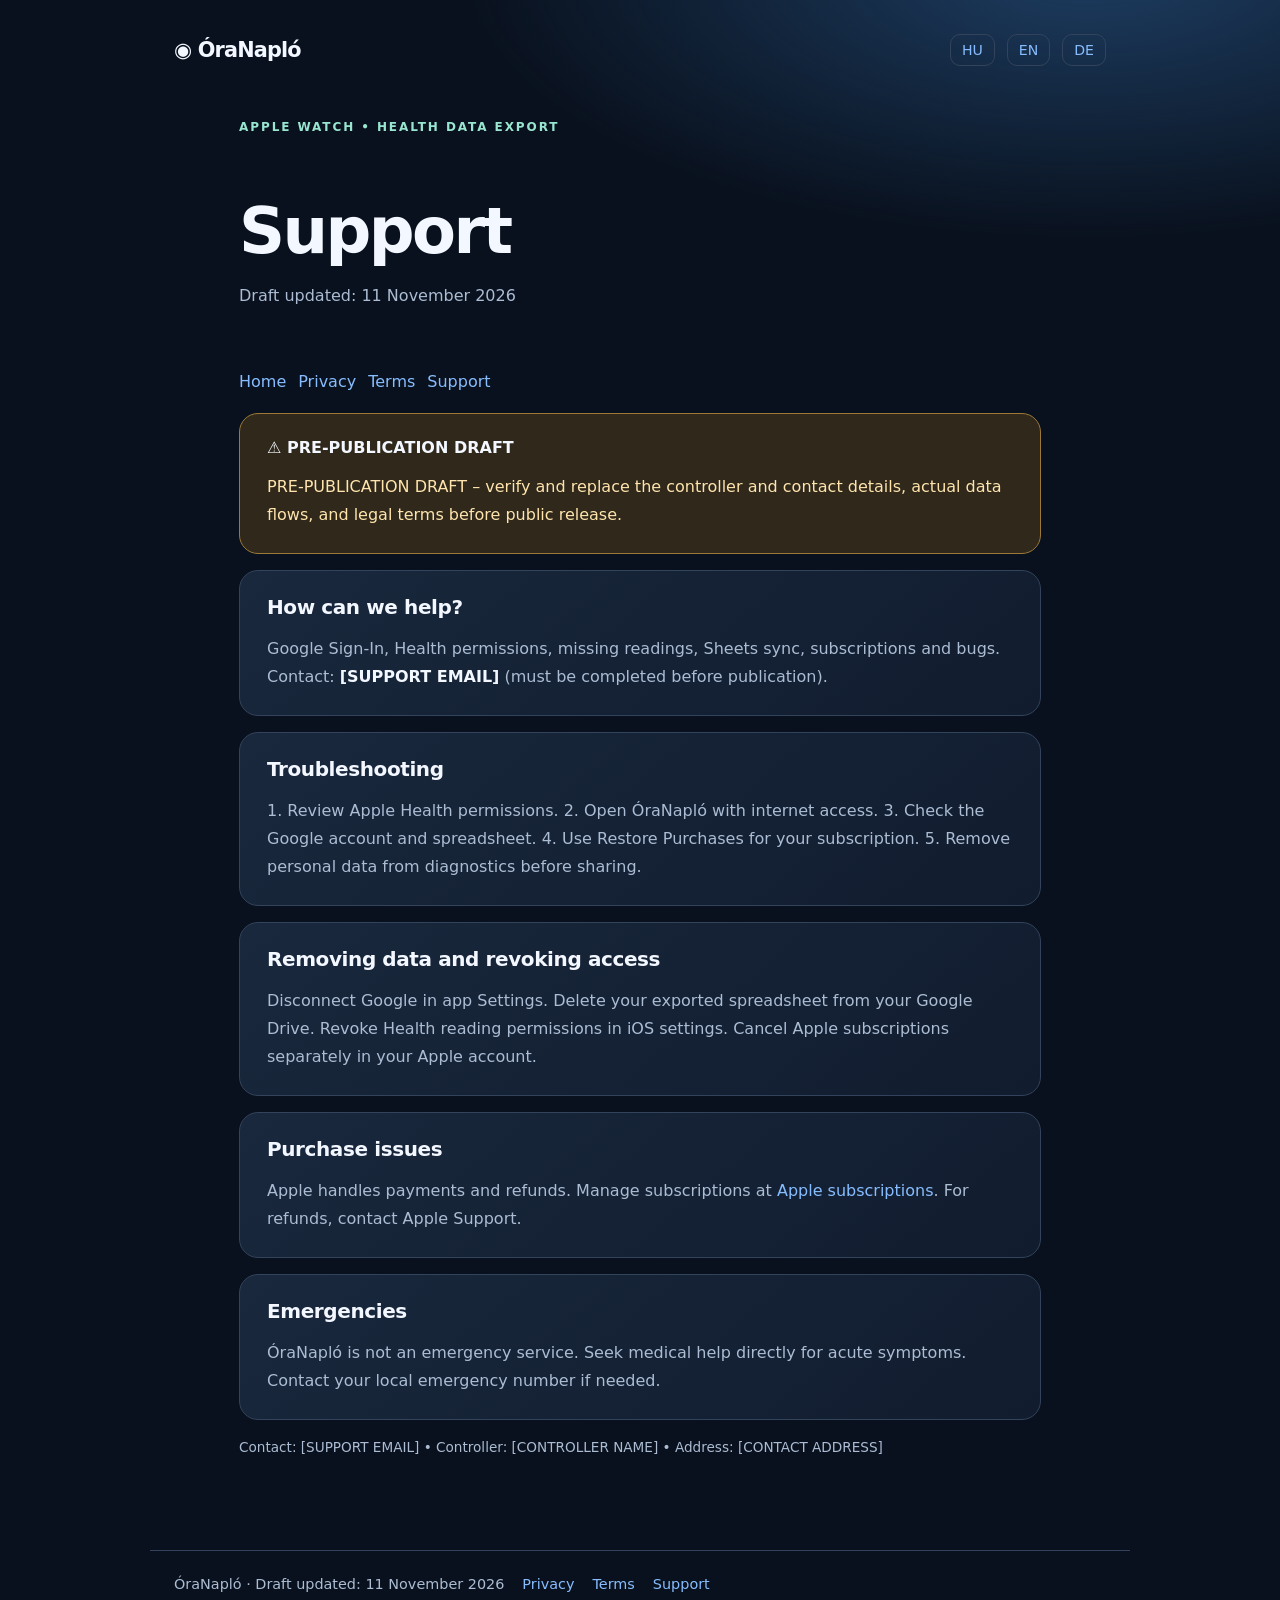
<file: website/en/support.html>
<!doctype html><html lang="en"><head><meta charset="utf-8"><meta name="viewport" content="width=device-width,initial-scale=1"><meta name="description" content="ÓraNapló – Apple Health data export to your own Google Sheets"><title>Support · ÓraNapló</title><link rel="stylesheet" href="../style.css"></head><body><header><a class="logo" href="index.html">◉ ÓraNapló</a><nav class="lang"><a lang="hu" href="../hu/support.html">HU</a> <a lang="en" href="../en/support.html">EN</a> <a lang="de" href="../de/support.html">DE</a></nav></header><main><div class="eyebrow">APPLE WATCH • HEALTH DATA EXPORT</div><div class="hero"><h1>Support</h1><p>Draft updated: 11 November 2026</p></div><div class="actions"><a href="index.html">Home</a> <a href="privacy.html">Privacy</a> <a href="terms.html">Terms</a> <a href="support.html">Support</a> </div><article class="warning"><strong>⚠ PRE-PUBLICATION DRAFT</strong><p>PRE-PUBLICATION DRAFT – verify and replace the controller and contact details, actual data flows, and legal terms before public release.</p></article><article><h2>How can we help?</h2><p>Google Sign-In, Health permissions, missing readings, Sheets sync, subscriptions and bugs. Contact: <strong>[SUPPORT EMAIL]</strong> (must be completed before publication).</p></article>
<article><h2>Troubleshooting</h2><p>1. Review Apple Health permissions. 2. Open ÓraNapló with internet access. 3. Check the Google account and spreadsheet. 4. Use Restore Purchases for your subscription. 5. Remove personal data from diagnostics before sharing.</p></article>
<article><h2>Removing data and revoking access</h2><p>Disconnect Google in app Settings. Delete your exported spreadsheet from your Google Drive. Revoke Health reading permissions in iOS settings. Cancel Apple subscriptions separately in your Apple account.</p></article>
<article><h2>Purchase issues</h2><p>Apple handles payments and refunds. Manage subscriptions at <a href="https://apps.apple.com/account/subscriptions">Apple subscriptions</a>. For refunds, contact Apple Support.</p></article>
<article><h2>Emergencies</h2><p>ÓraNapló is not an emergency service. Seek medical help directly for acute symptoms. Contact your local emergency number if needed.</p></article><p class="footnote">Contact: [SUPPORT EMAIL] • Controller: [CONTROLLER NAME] • Address: [CONTACT ADDRESS]</p></main><footer><span>ÓraNapló · Draft updated: 11 November 2026</span><a href="privacy.html">Privacy</a><a href="terms.html">Terms</a><a href="support.html">Support</a></footer></body></html>
</file>
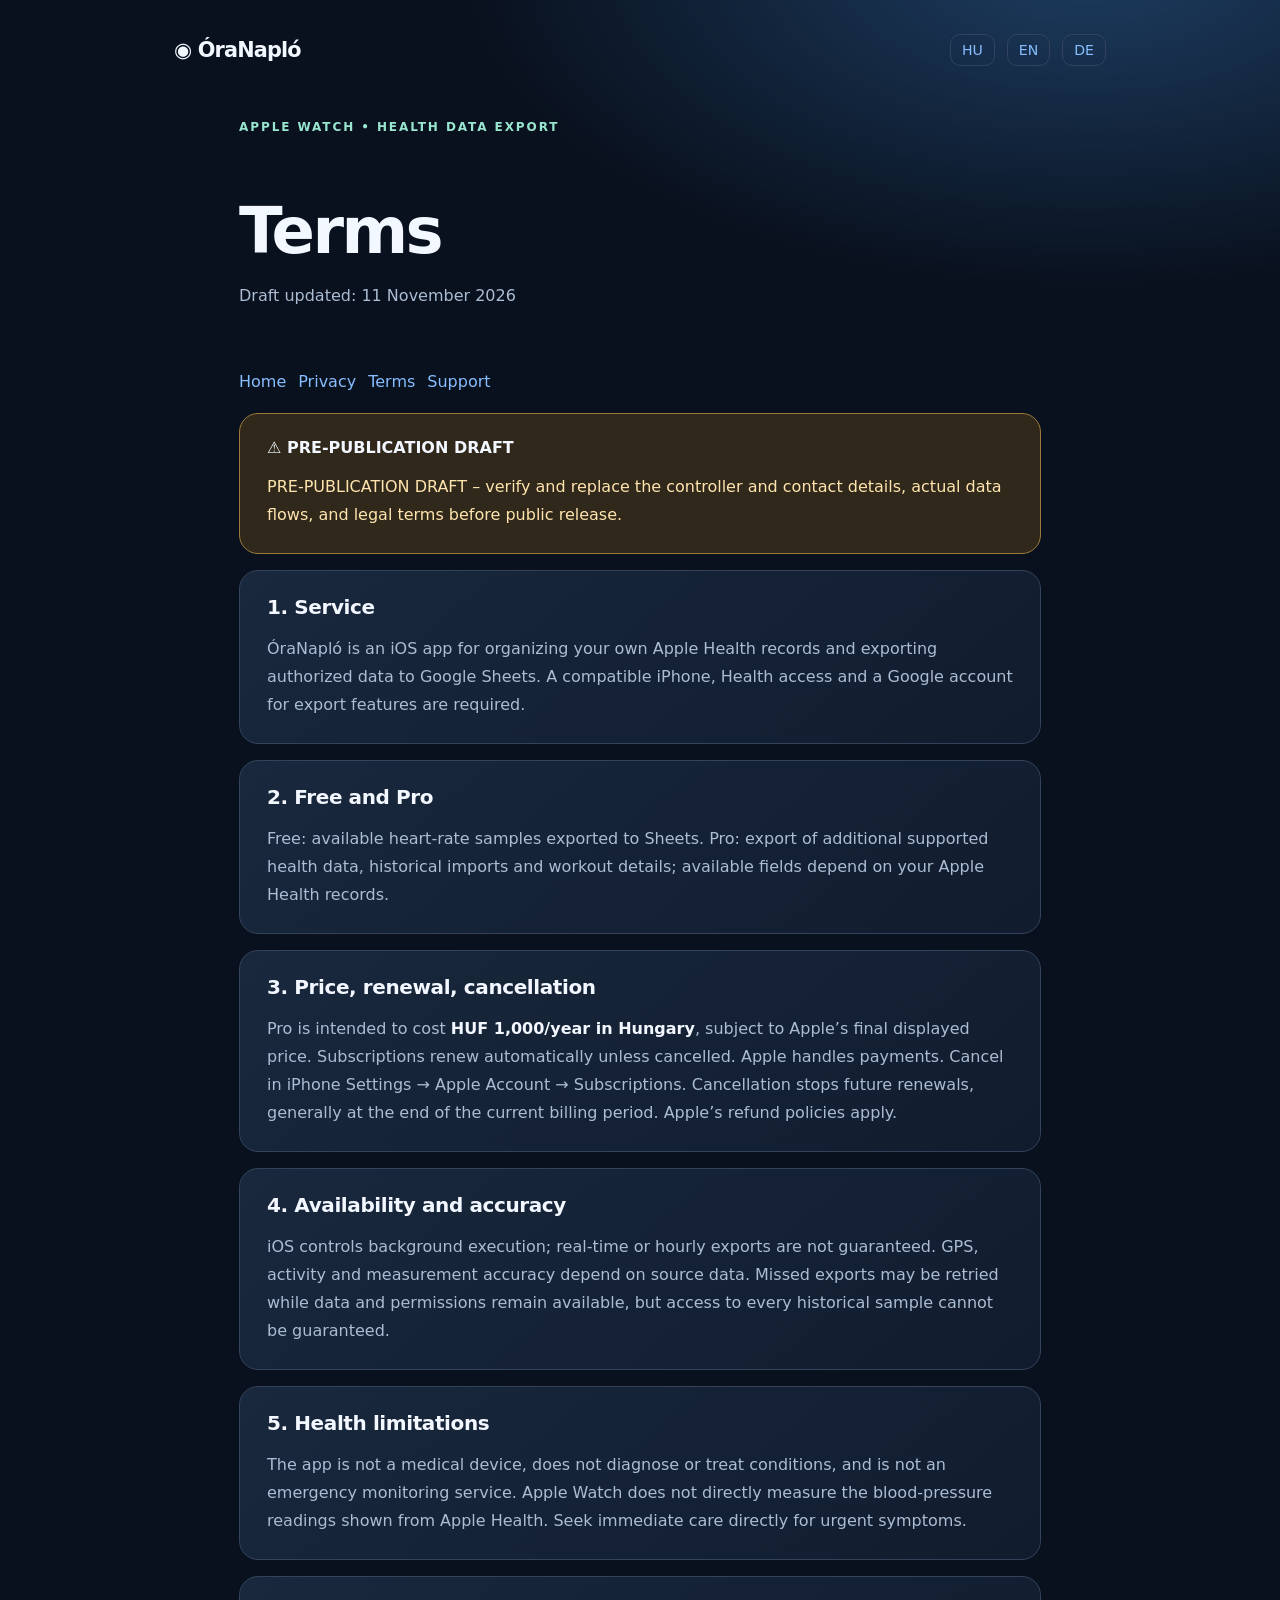
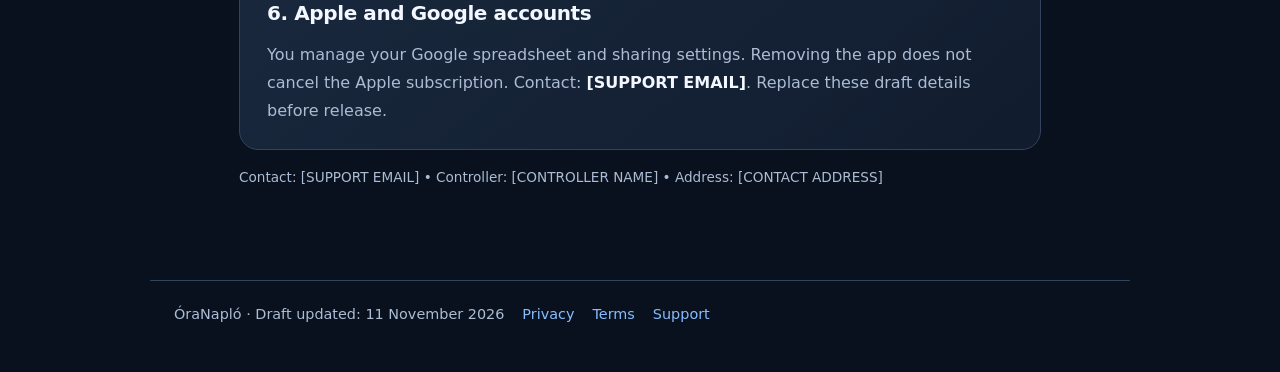
<file: website/en/terms.html>
<!doctype html><html lang="en"><head><meta charset="utf-8"><meta name="viewport" content="width=device-width,initial-scale=1"><meta name="description" content="ÓraNapló – Apple Health data export to your own Google Sheets"><title>Terms · ÓraNapló</title><link rel="stylesheet" href="../style.css"></head><body><header><a class="logo" href="index.html">◉ ÓraNapló</a><nav class="lang"><a lang="hu" href="../hu/terms.html">HU</a> <a lang="en" href="../en/terms.html">EN</a> <a lang="de" href="../de/terms.html">DE</a></nav></header><main><div class="eyebrow">APPLE WATCH • HEALTH DATA EXPORT</div><div class="hero"><h1>Terms</h1><p>Draft updated: 11 November 2026</p></div><div class="actions"><a href="index.html">Home</a> <a href="privacy.html">Privacy</a> <a href="terms.html">Terms</a> <a href="support.html">Support</a> </div><article class="warning"><strong>⚠ PRE-PUBLICATION DRAFT</strong><p>PRE-PUBLICATION DRAFT – verify and replace the controller and contact details, actual data flows, and legal terms before public release.</p></article><article><h2>1. Service</h2><p>ÓraNapló is an iOS app for organizing your own Apple Health records and exporting authorized data to Google Sheets. A compatible iPhone, Health access and a Google account for export features are required.</p></article>
<article><h2>2. Free and Pro</h2><p>Free: available heart-rate samples exported to Sheets. Pro: export of additional supported health data, historical imports and workout details; available fields depend on your Apple Health records.</p></article>
<article><h2>3. Price, renewal, cancellation</h2><p>Pro is intended to cost <strong>HUF 1,000/year in Hungary</strong>, subject to Apple’s final displayed price. Subscriptions renew automatically unless cancelled. Apple handles payments. Cancel in iPhone Settings → Apple Account → Subscriptions. Cancellation stops future renewals, generally at the end of the current billing period. Apple’s refund policies apply.</p></article>
<article><h2>4. Availability and accuracy</h2><p>iOS controls background execution; real-time or hourly exports are not guaranteed. GPS, activity and measurement accuracy depend on source data. Missed exports may be retried while data and permissions remain available, but access to every historical sample cannot be guaranteed.</p></article>
<article><h2>5. Health limitations</h2><p>The app is not a medical device, does not diagnose or treat conditions, and is not an emergency monitoring service. Apple Watch does not directly measure the blood-pressure readings shown from Apple Health. Seek immediate care directly for urgent symptoms.</p></article>
<article><h2>6. Apple and Google accounts</h2><p>You manage your Google spreadsheet and sharing settings. Removing the app does not cancel the Apple subscription. Contact: <strong>[SUPPORT EMAIL]</strong>. Replace these draft details before release.</p></article><p class="footnote">Contact: [SUPPORT EMAIL] • Controller: [CONTROLLER NAME] • Address: [CONTACT ADDRESS]</p></main><footer><span>ÓraNapló · Draft updated: 11 November 2026</span><a href="privacy.html">Privacy</a><a href="terms.html">Terms</a><a href="support.html">Support</a></footer></body></html>
</file>
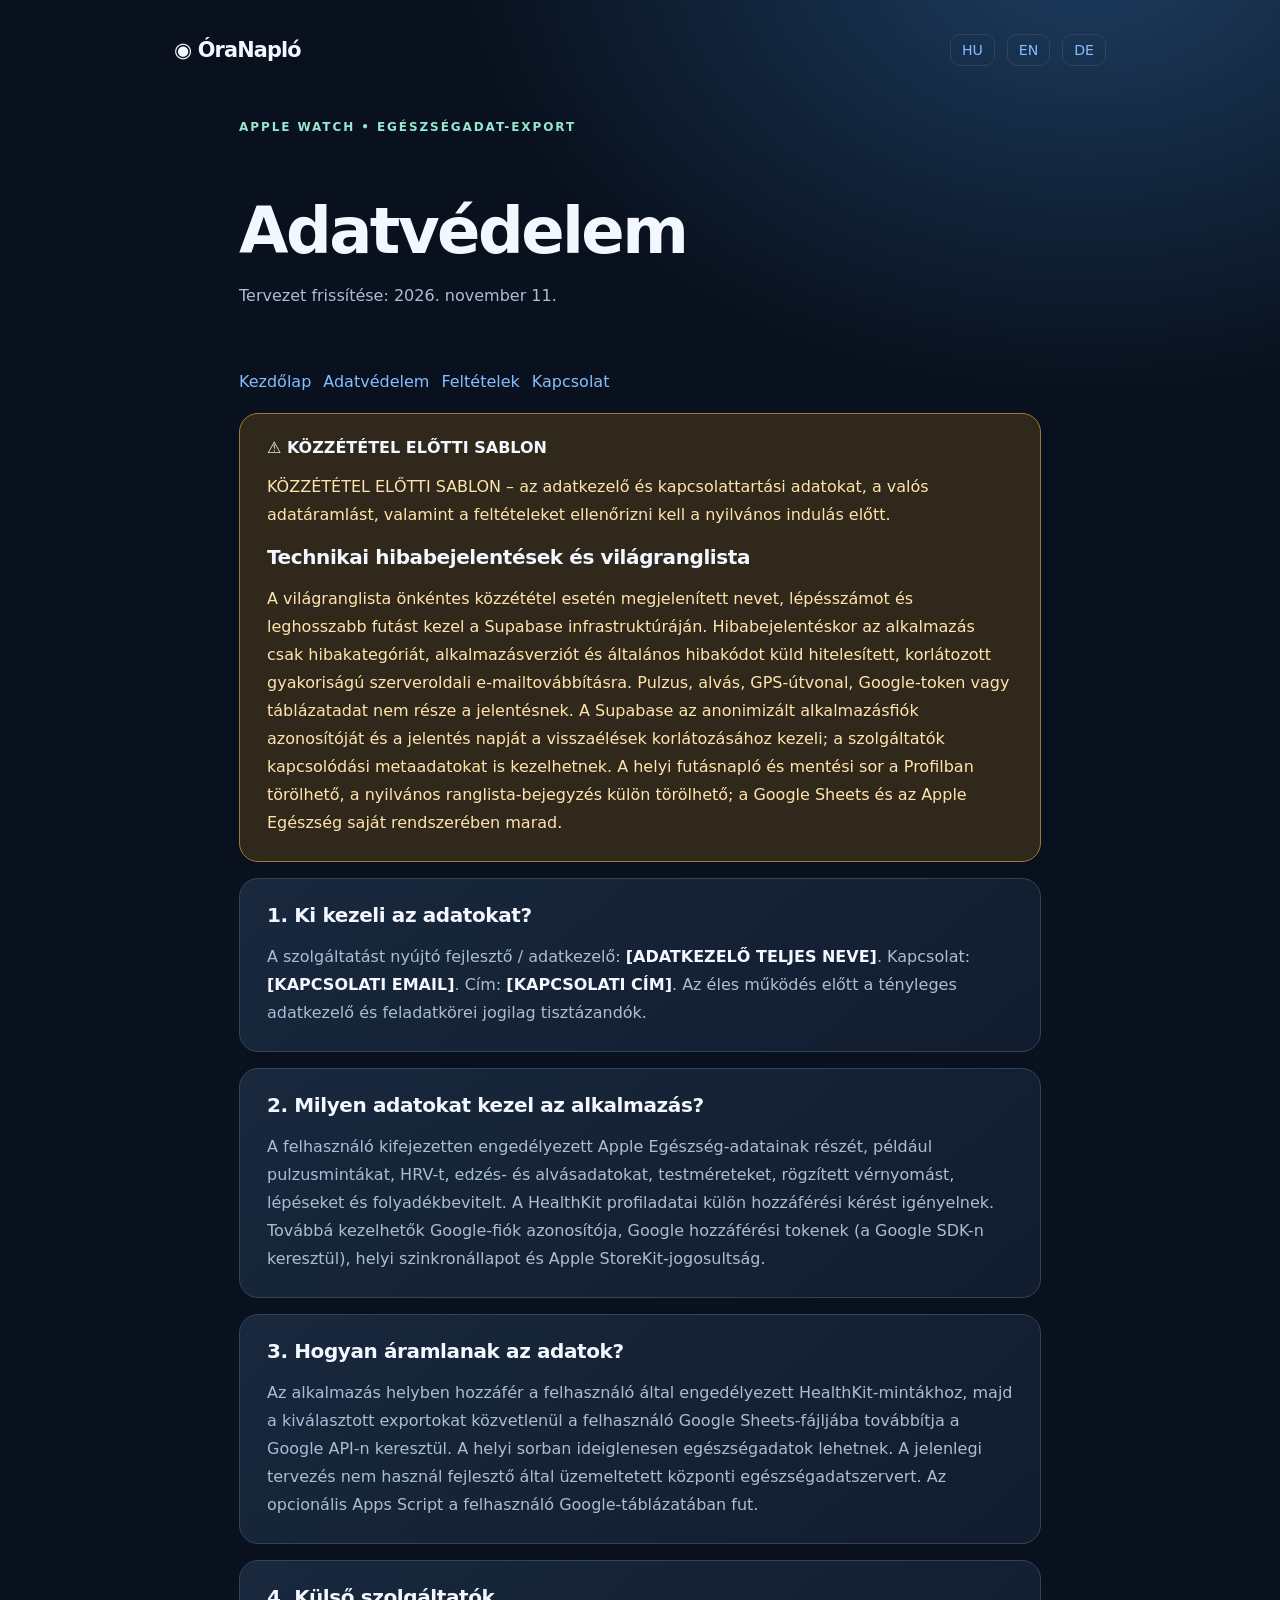
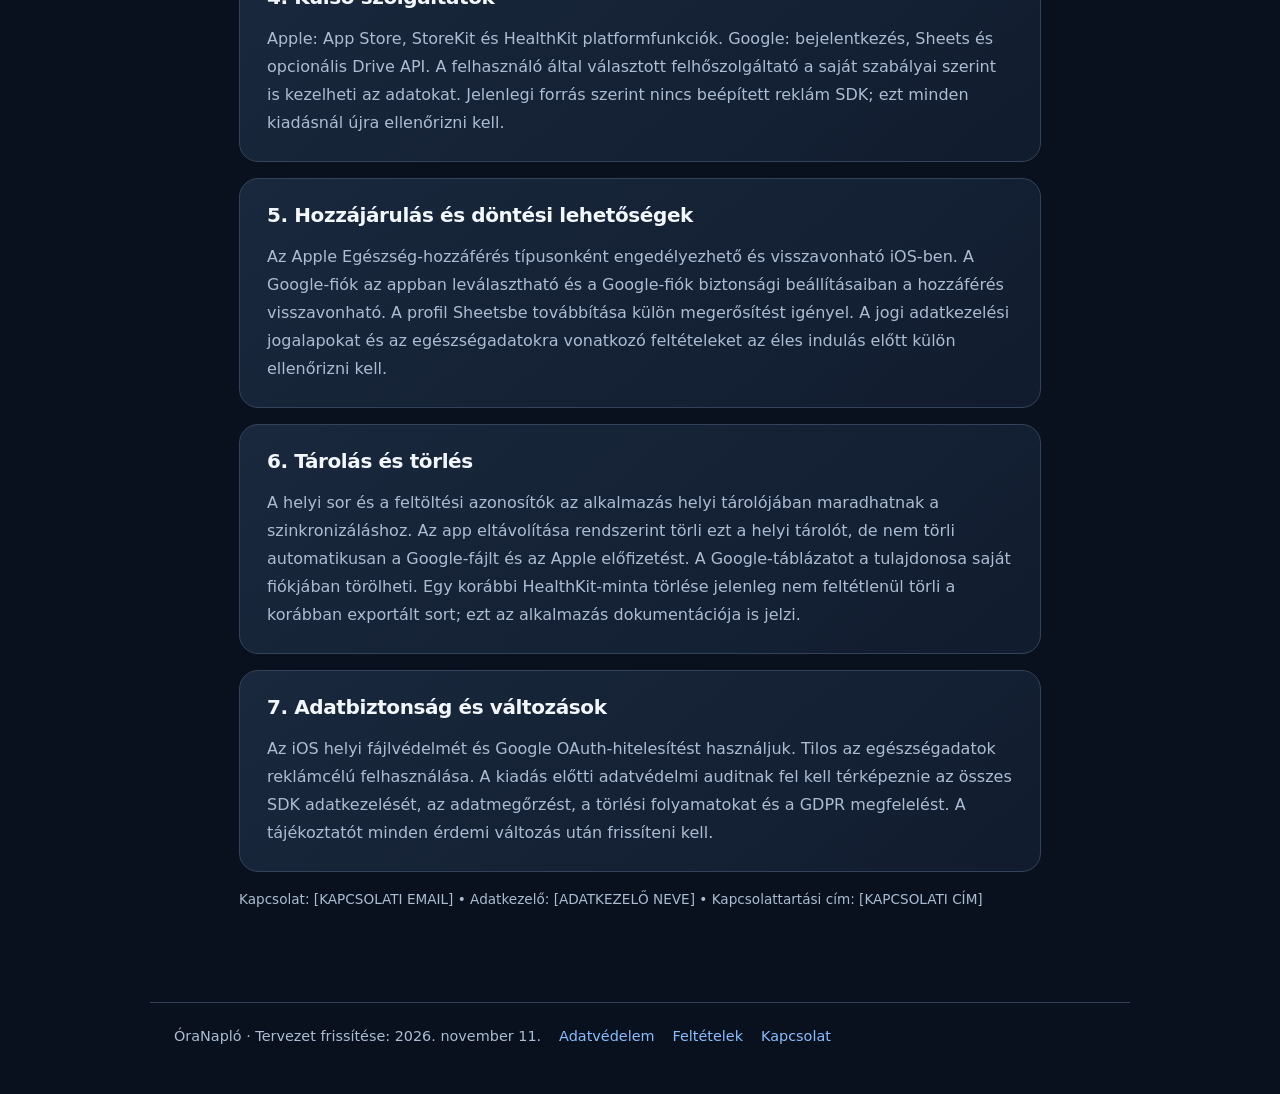
<file: website/hu/privacy.html>
<!doctype html><html lang="hu"><head><meta charset="utf-8"><meta name="viewport" content="width=device-width,initial-scale=1"><meta name="description" content="ÓraNapló – Apple Health data export to your own Google Sheets"><title>Adatvédelem · ÓraNapló</title><link rel="stylesheet" href="../style.css"></head><body><header><a class="logo" href="index.html">◉ ÓraNapló</a><nav class="lang"><a lang="hu" href="../hu/privacy.html">HU</a> <a lang="en" href="../en/privacy.html">EN</a> <a lang="de" href="../de/privacy.html">DE</a></nav></header><main><div class="eyebrow">APPLE WATCH • EGÉSZSÉGADAT-EXPORT</div><div class="hero"><h1>Adatvédelem</h1><p>Tervezet frissítése: 2026. november 11.</p></div><div class="actions"><a href="index.html">Kezdőlap</a> <a href="privacy.html">Adatvédelem</a> <a href="terms.html">Feltételek</a> <a href="support.html">Kapcsolat</a> </div><article class="warning"><strong>⚠ KÖZZÉTÉTEL ELŐTTI SABLON</strong><p>KÖZZÉTÉTEL ELŐTTI SABLON – az adatkezelő és kapcsolattartási adatokat, a valós adatáramlást, valamint a feltételeket ellenőrizni kell a nyilvános indulás előtt.</p><h2>Technikai hibabejelentések és világranglista</h2><p>A világranglista önkéntes közzététel esetén megjelenített nevet, lépésszámot és leghosszabb futást kezel a Supabase infrastruktúráján. Hibabejelentéskor az alkalmazás csak hibakategóriát, alkalmazásverziót és általános hibakódot küld hitelesített, korlátozott gyakoriságú szerveroldali e-mailtovábbításra. Pulzus, alvás, GPS-útvonal, Google-token vagy táblázatadat nem része a jelentésnek. A Supabase az anonimizált alkalmazásfiók azonosítóját és a jelentés napját a visszaélések korlátozásához kezeli; a szolgáltatók kapcsolódási metaadatokat is kezelhetnek. A helyi futásnapló és mentési sor a Profilban törölhető, a nyilvános ranglista-bejegyzés külön törölhető; a Google Sheets és az Apple Egészség saját rendszerében marad.</p></article><article><h2>1. Ki kezeli az adatokat?</h2><p>A szolgáltatást nyújtó fejlesztő / adatkezelő: <strong>[ADATKEZELŐ TELJES NEVE]</strong>. Kapcsolat: <strong>[KAPCSOLATI EMAIL]</strong>. Cím: <strong>[KAPCSOLATI CÍM]</strong>. Az éles működés előtt a tényleges adatkezelő és feladatkörei jogilag tisztázandók.</p></article>
<article><h2>2. Milyen adatokat kezel az alkalmazás?</h2><p>A felhasználó kifejezetten engedélyezett Apple Egészség-adatainak részét, például pulzusmintákat, HRV-t, edzés- és alvásadatokat, testméreteket, rögzített vérnyomást, lépéseket és folyadékbevitelt. A HealthKit profiladatai külön hozzáférési kérést igényelnek. Továbbá kezelhetők Google-fiók azonosítója, Google hozzáférési tokenek (a Google SDK-n keresztül), helyi szinkronállapot és Apple StoreKit-jogosultság.</p></article>
<article><h2>3. Hogyan áramlanak az adatok?</h2><p>Az alkalmazás helyben hozzáfér a felhasználó által engedélyezett HealthKit-mintákhoz, majd a kiválasztott exportokat közvetlenül a felhasználó Google Sheets-fájljába továbbítja a Google API-n keresztül. A helyi sorban ideiglenesen egészségadatok lehetnek. A jelenlegi tervezés nem használ fejlesztő által üzemeltetett központi egészségadatszervert. Az opcionális Apps Script a felhasználó Google-táblázatában fut.</p></article>
<article><h2>4. Külső szolgáltatók</h2><p>Apple: App Store, StoreKit és HealthKit platformfunkciók. Google: bejelentkezés, Sheets és opcionális Drive API. A felhasználó által választott felhőszolgáltató a saját szabályai szerint is kezelheti az adatokat. Jelenlegi forrás szerint nincs beépített reklám SDK; ezt minden kiadásnál újra ellenőrizni kell.</p></article>
<article><h2>5. Hozzájárulás és döntési lehetőségek</h2><p>Az Apple Egészség-hozzáférés típusonként engedélyezhető és visszavonható iOS-ben. A Google-fiók az appban leválasztható és a Google-fiók biztonsági beállításaiban a hozzáférés visszavonható. A profil Sheetsbe továbbítása külön megerősítést igényel. A jogi adatkezelési jogalapokat és az egészségadatokra vonatkozó feltételeket az éles indulás előtt külön ellenőrizni kell.</p></article>
<article><h2>6. Tárolás és törlés</h2><p>A helyi sor és a feltöltési azonosítók az alkalmazás helyi tárolójában maradhatnak a szinkronizáláshoz. Az app eltávolítása rendszerint törli ezt a helyi tárolót, de nem törli automatikusan a Google-fájlt és az Apple előfizetést. A Google-táblázatot a tulajdonosa saját fiókjában törölheti. Egy korábbi HealthKit-minta törlése jelenleg nem feltétlenül törli a korábban exportált sort; ezt az alkalmazás dokumentációja is jelzi.</p></article>
<article><h2>7. Adatbiztonság és változások</h2><p>Az iOS helyi fájlvédelmét és Google OAuth-hitelesítést használjuk. Tilos az egészségadatok reklámcélú felhasználása. A kiadás előtti adatvédelmi auditnak fel kell térképeznie az összes SDK adatkezelését, az adatmegőrzést, a törlési folyamatokat és a GDPR megfelelést. A tájékoztatót minden érdemi változás után frissíteni kell.</p></article><p class="footnote">Kapcsolat: [KAPCSOLATI EMAIL] • Adatkezelő: [ADATKEZELŐ NEVE] • Kapcsolattartási cím: [KAPCSOLATI CÍM]</p></main><footer><span>ÓraNapló · Tervezet frissítése: 2026. november 11.</span><a href="privacy.html">Adatvédelem</a><a href="terms.html">Feltételek</a><a href="support.html">Kapcsolat</a></footer></body></html>
</file>
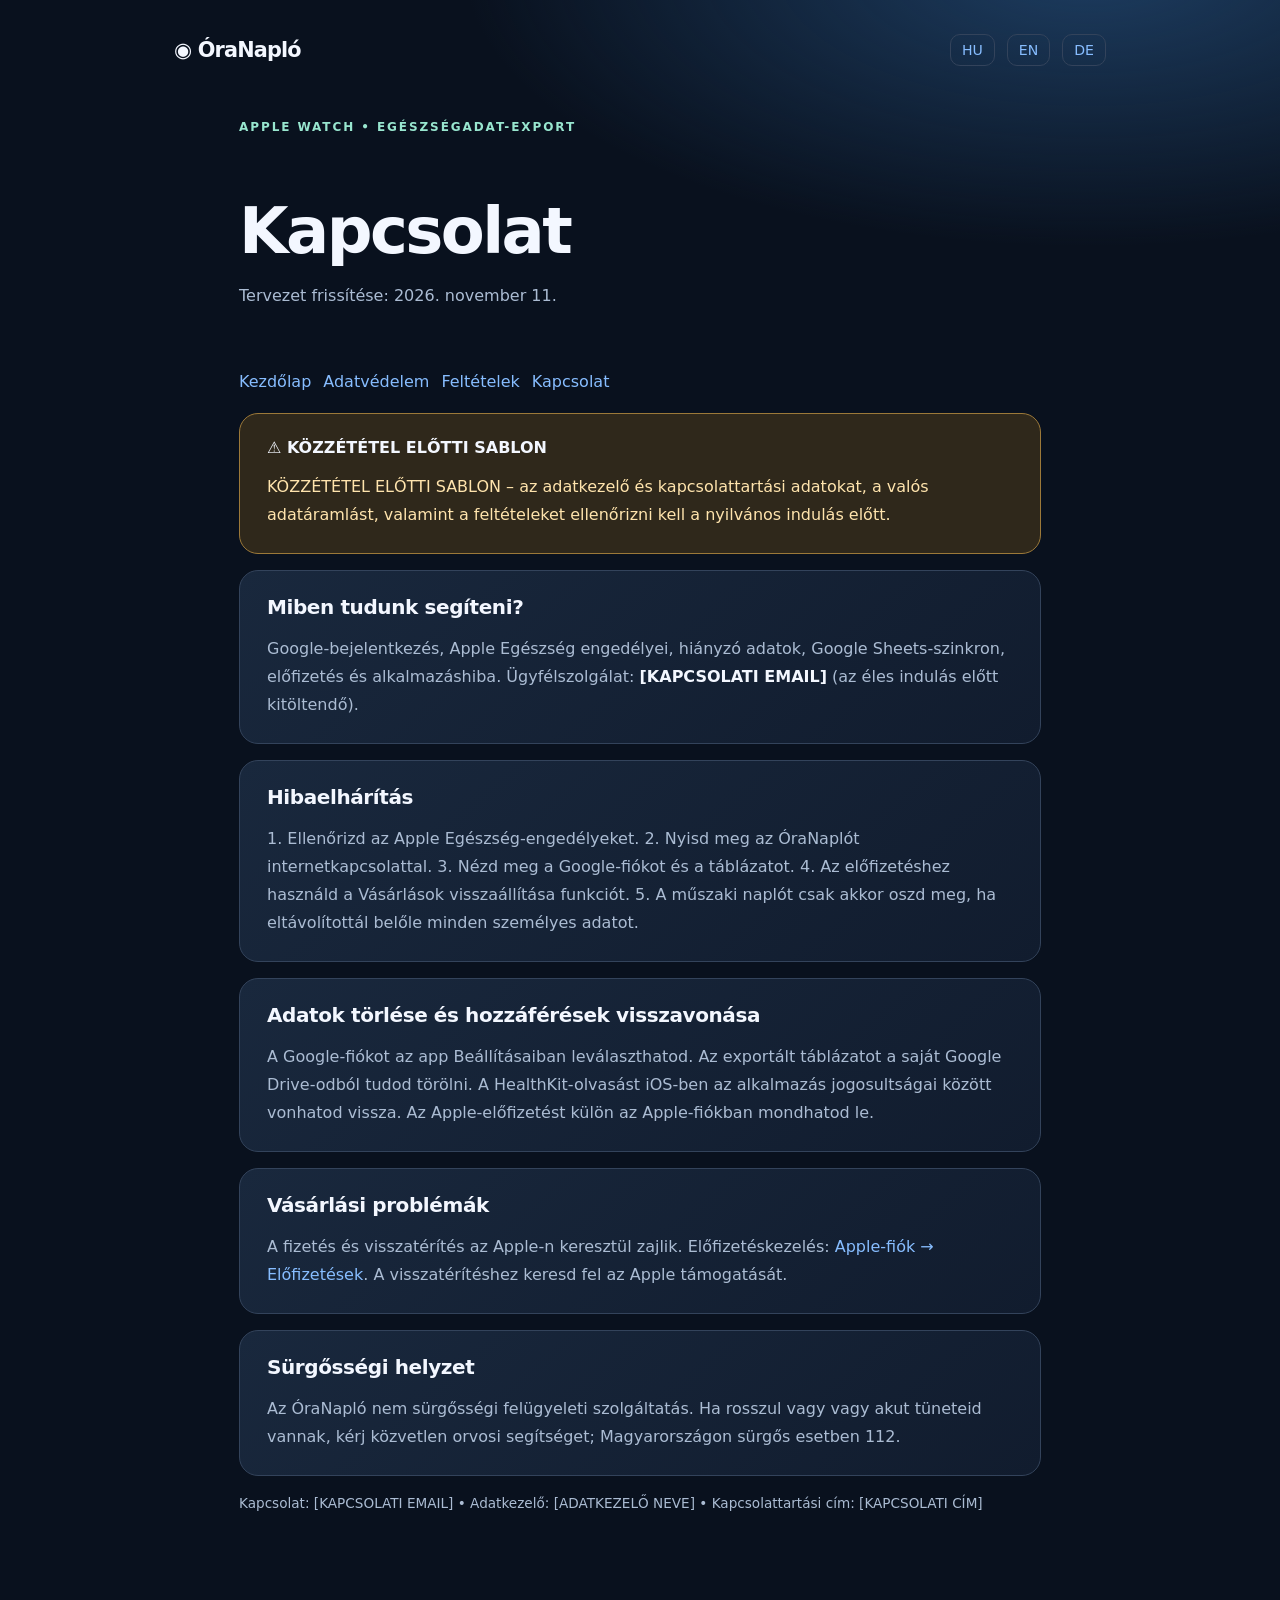
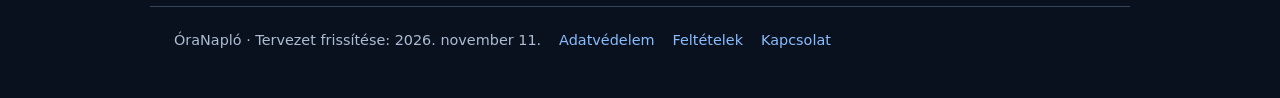
<file: website/hu/support.html>
<!doctype html><html lang="hu"><head><meta charset="utf-8"><meta name="viewport" content="width=device-width,initial-scale=1"><meta name="description" content="ÓraNapló – Apple Health data export to your own Google Sheets"><title>Kapcsolat · ÓraNapló</title><link rel="stylesheet" href="../style.css"></head><body><header><a class="logo" href="index.html">◉ ÓraNapló</a><nav class="lang"><a lang="hu" href="../hu/support.html">HU</a> <a lang="en" href="../en/support.html">EN</a> <a lang="de" href="../de/support.html">DE</a></nav></header><main><div class="eyebrow">APPLE WATCH • EGÉSZSÉGADAT-EXPORT</div><div class="hero"><h1>Kapcsolat</h1><p>Tervezet frissítése: 2026. november 11.</p></div><div class="actions"><a href="index.html">Kezdőlap</a> <a href="privacy.html">Adatvédelem</a> <a href="terms.html">Feltételek</a> <a href="support.html">Kapcsolat</a> </div><article class="warning"><strong>⚠ KÖZZÉTÉTEL ELŐTTI SABLON</strong><p>KÖZZÉTÉTEL ELŐTTI SABLON – az adatkezelő és kapcsolattartási adatokat, a valós adatáramlást, valamint a feltételeket ellenőrizni kell a nyilvános indulás előtt.</p></article><article><h2>Miben tudunk segíteni?</h2><p>Google-bejelentkezés, Apple Egészség engedélyei, hiányzó adatok, Google Sheets-szinkron, előfizetés és alkalmazáshiba. Ügyfélszolgálat: <strong>[KAPCSOLATI EMAIL]</strong> (az éles indulás előtt kitöltendő).</p></article>
<article><h2>Hibaelhárítás</h2><p>1. Ellenőrizd az Apple Egészség-engedélyeket. 2. Nyisd meg az ÓraNaplót internetkapcsolattal. 3. Nézd meg a Google-fiókot és a táblázatot. 4. Az előfizetéshez használd a Vásárlások visszaállítása funkciót. 5. A műszaki naplót csak akkor oszd meg, ha eltávolítottál belőle minden személyes adatot.</p></article>
<article><h2>Adatok törlése és hozzáférések visszavonása</h2><p>A Google-fiókot az app Beállításaiban leválaszthatod. Az exportált táblázatot a saját Google Drive-odból tudod törölni. A HealthKit-olvasást iOS-ben az alkalmazás jogosultságai között vonhatod vissza. Az Apple-előfizetést külön az Apple-fiókban mondhatod le.</p></article>
<article><h2>Vásárlási problémák</h2><p>A fizetés és visszatérítés az Apple-n keresztül zajlik. Előfizetéskezelés: <a href="https://apps.apple.com/account/subscriptions">Apple-fiók → Előfizetések</a>. A visszatérítéshez keresd fel az Apple támogatását.</p></article>
<article><h2>Sürgősségi helyzet</h2><p>Az ÓraNapló nem sürgősségi felügyeleti szolgáltatás. Ha rosszul vagy vagy akut tüneteid vannak, kérj közvetlen orvosi segítséget; Magyarországon sürgős esetben 112.</p></article><p class="footnote">Kapcsolat: [KAPCSOLATI EMAIL] • Adatkezelő: [ADATKEZELŐ NEVE] • Kapcsolattartási cím: [KAPCSOLATI CÍM]</p></main><footer><span>ÓraNapló · Tervezet frissítése: 2026. november 11.</span><a href="privacy.html">Adatvédelem</a><a href="terms.html">Feltételek</a><a href="support.html">Kapcsolat</a></footer></body></html>
</file>
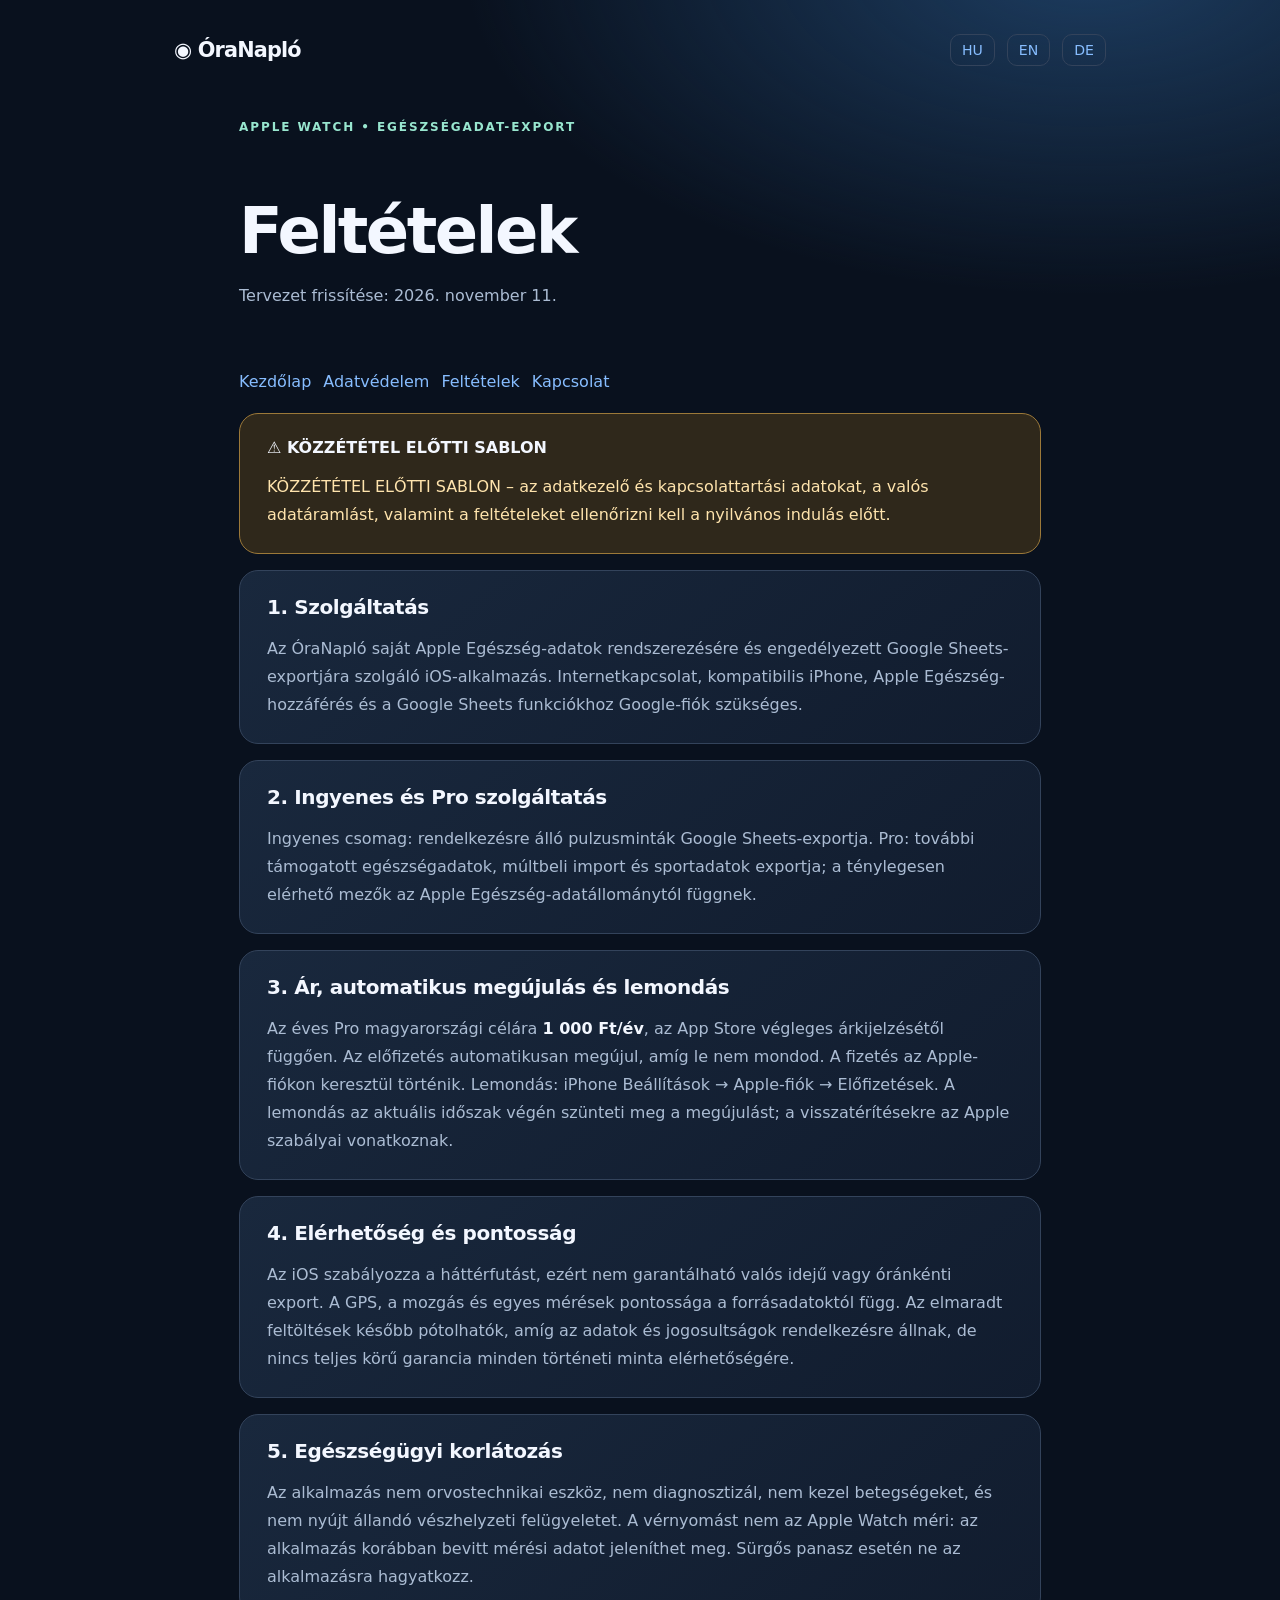
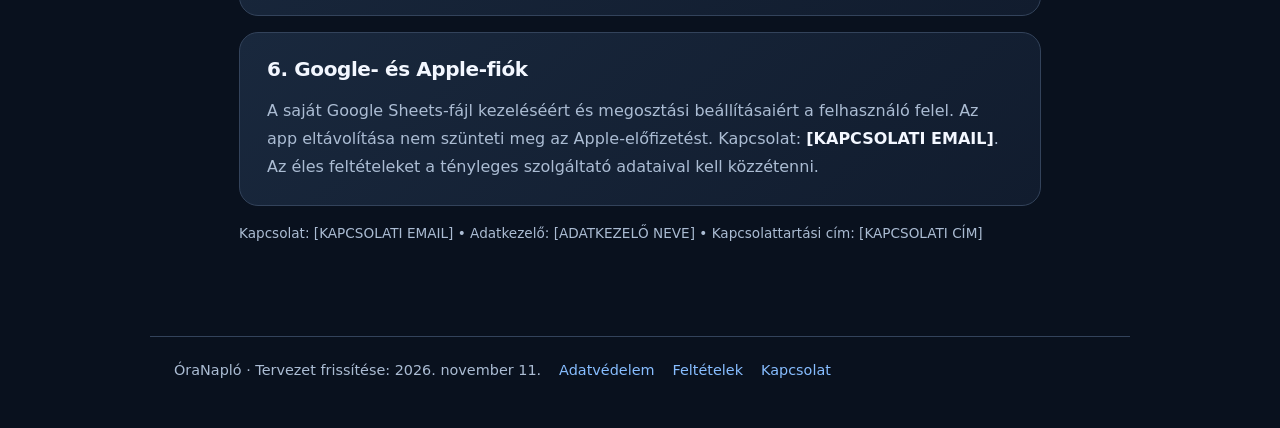
<file: website/hu/terms.html>
<!doctype html><html lang="hu"><head><meta charset="utf-8"><meta name="viewport" content="width=device-width,initial-scale=1"><meta name="description" content="ÓraNapló – Apple Health data export to your own Google Sheets"><title>Feltételek · ÓraNapló</title><link rel="stylesheet" href="../style.css"></head><body><header><a class="logo" href="index.html">◉ ÓraNapló</a><nav class="lang"><a lang="hu" href="../hu/terms.html">HU</a> <a lang="en" href="../en/terms.html">EN</a> <a lang="de" href="../de/terms.html">DE</a></nav></header><main><div class="eyebrow">APPLE WATCH • EGÉSZSÉGADAT-EXPORT</div><div class="hero"><h1>Feltételek</h1><p>Tervezet frissítése: 2026. november 11.</p></div><div class="actions"><a href="index.html">Kezdőlap</a> <a href="privacy.html">Adatvédelem</a> <a href="terms.html">Feltételek</a> <a href="support.html">Kapcsolat</a> </div><article class="warning"><strong>⚠ KÖZZÉTÉTEL ELŐTTI SABLON</strong><p>KÖZZÉTÉTEL ELŐTTI SABLON – az adatkezelő és kapcsolattartási adatokat, a valós adatáramlást, valamint a feltételeket ellenőrizni kell a nyilvános indulás előtt.</p></article><article><h2>1. Szolgáltatás</h2><p>Az ÓraNapló saját Apple Egészség-adatok rendszerezésére és engedélyezett Google Sheets-exportjára szolgáló iOS-alkalmazás. Internetkapcsolat, kompatibilis iPhone, Apple Egészség-hozzáférés és a Google Sheets funkciókhoz Google-fiók szükséges.</p></article>
<article><h2>2. Ingyenes és Pro szolgáltatás</h2><p>Ingyenes csomag: rendelkezésre álló pulzusminták Google Sheets-exportja. Pro: további támogatott egészségadatok, múltbeli import és sportadatok exportja; a ténylegesen elérhető mezők az Apple Egészség-adatállománytól függnek.</p></article>
<article><h2>3. Ár, automatikus megújulás és lemondás</h2><p>Az éves Pro magyarországi célára <strong>1 000 Ft/év</strong>, az App Store végleges árkijelzésétől függően. Az előfizetés automatikusan megújul, amíg le nem mondod. A fizetés az Apple-fiókon keresztül történik. Lemondás: iPhone Beállítások → Apple-fiók → Előfizetések. A lemondás az aktuális időszak végén szünteti meg a megújulást; a visszatérítésekre az Apple szabályai vonatkoznak.</p></article>
<article><h2>4. Elérhetőség és pontosság</h2><p>Az iOS szabályozza a háttérfutást, ezért nem garantálható valós idejű vagy óránkénti export. A GPS, a mozgás és egyes mérések pontossága a forrásadatoktól függ. Az elmaradt feltöltések később pótolhatók, amíg az adatok és jogosultságok rendelkezésre állnak, de nincs teljes körű garancia minden történeti minta elérhetőségére.</p></article>
<article><h2>5. Egészségügyi korlátozás</h2><p>Az alkalmazás nem orvostechnikai eszköz, nem diagnosztizál, nem kezel betegségeket, és nem nyújt állandó vészhelyzeti felügyeletet. A vérnyomást nem az Apple Watch méri: az alkalmazás korábban bevitt mérési adatot jeleníthet meg. Sürgős panasz esetén ne az alkalmazásra hagyatkozz.</p></article>
<article><h2>6. Google- és Apple-fiók</h2><p>A saját Google Sheets-fájl kezeléséért és megosztási beállításaiért a felhasználó felel. Az app eltávolítása nem szünteti meg az Apple-előfizetést. Kapcsolat: <strong>[KAPCSOLATI EMAIL]</strong>. Az éles feltételeket a tényleges szolgáltató adataival kell közzétenni.</p></article><p class="footnote">Kapcsolat: [KAPCSOLATI EMAIL] • Adatkezelő: [ADATKEZELŐ NEVE] • Kapcsolattartási cím: [KAPCSOLATI CÍM]</p></main><footer><span>ÓraNapló · Tervezet frissítése: 2026. november 11.</span><a href="privacy.html">Adatvédelem</a><a href="terms.html">Feltételek</a><a href="support.html">Kapcsolat</a></footer></body></html>
</file>
<file: website/style.css>
@import url('https://fonts.googleapis.com/css2?family=DM+Sans:wght@400;500;600;700;800&display=swap');
:root{color-scheme:dark;--bg:#09111e;--card:#141f32;--line:#33435b;--white:#f3f7ff;--quiet:#abbcd3;--blue:#87bdff;--mint:#98e6cf}
*{box-sizing:border-box}html{font-family:system-ui,'DM Sans',-apple-system,BlinkMacSystemFont,Arial,sans-serif;background:var(--bg);color:var(--white)}body{margin:0;min-height:100vh;background:radial-gradient(ellipse 65% 22% at 85% -2%,#1d3d61 0%,transparent 75%),var(--bg)}a{color:var(--blue);text-decoration:none}a:hover{text-decoration:underline}p,li{color:var(--quiet);line-height:1.75}header{max-width:980px;margin:auto;padding:34px 24px;display:flex;justify-content:space-between;align-items:center;flex-wrap:wrap;gap:14px}.logo{font-weight:800;color:var(--white);letter-spacing:-.04em;font-size:1.3rem}.lang{display:flex;gap:12px;font-size:.88rem}.lang a{padding:7px 11px;border:1px solid var(--line);border-radius:10px}main{max-width:850px;margin:20px auto 90px;padding:0 24px}.eyebrow{font-size:.75rem;letter-spacing:.16em;text-transform:uppercase;color:var(--mint);font-weight:800}.hero{padding:42px 0 24px}h1{font-size:clamp(2.2rem,5vw,4rem);line-height:1.1;letter-spacing:-.04em;margin:20px 0 14px}h2{font-size:1.25rem;letter-spacing:-.02em;margin:0 0 15px}article{background:linear-gradient(140deg,#19283d,#111c2e);border:1px solid var(--line);border-radius:19px;margin:16px 0;padding:24px 27px}article p:last-child{margin-bottom:0}.footnote{font-size:.85rem}.warning{border-color:#9c7939;background:#2f281b}.warning p{color:#ffe4ad}.actions{display:flex;gap:12px;flex-wrap:wrap;margin:22px 0}.action{display:inline-block;border-radius:14px;padding:13px 18px;background:#233d5c;border:1px solid #44678b;color:#fff;font-weight:600}footer{border-top:1px solid var(--line);max-width:980px;margin:auto;padding:25px 24px 50px;display:flex;gap:18px;flex-wrap:wrap;align-items:center;color:var(--quiet);font-size:.9rem}code{background:#233149;padding:2px 5px;border-radius:5px;color:#d5e9ff}strong{color:var(--white)}@media(max-width:520px){header{padding-top:20px}article{padding:20px}main{padding:0 16px}}
</file>
